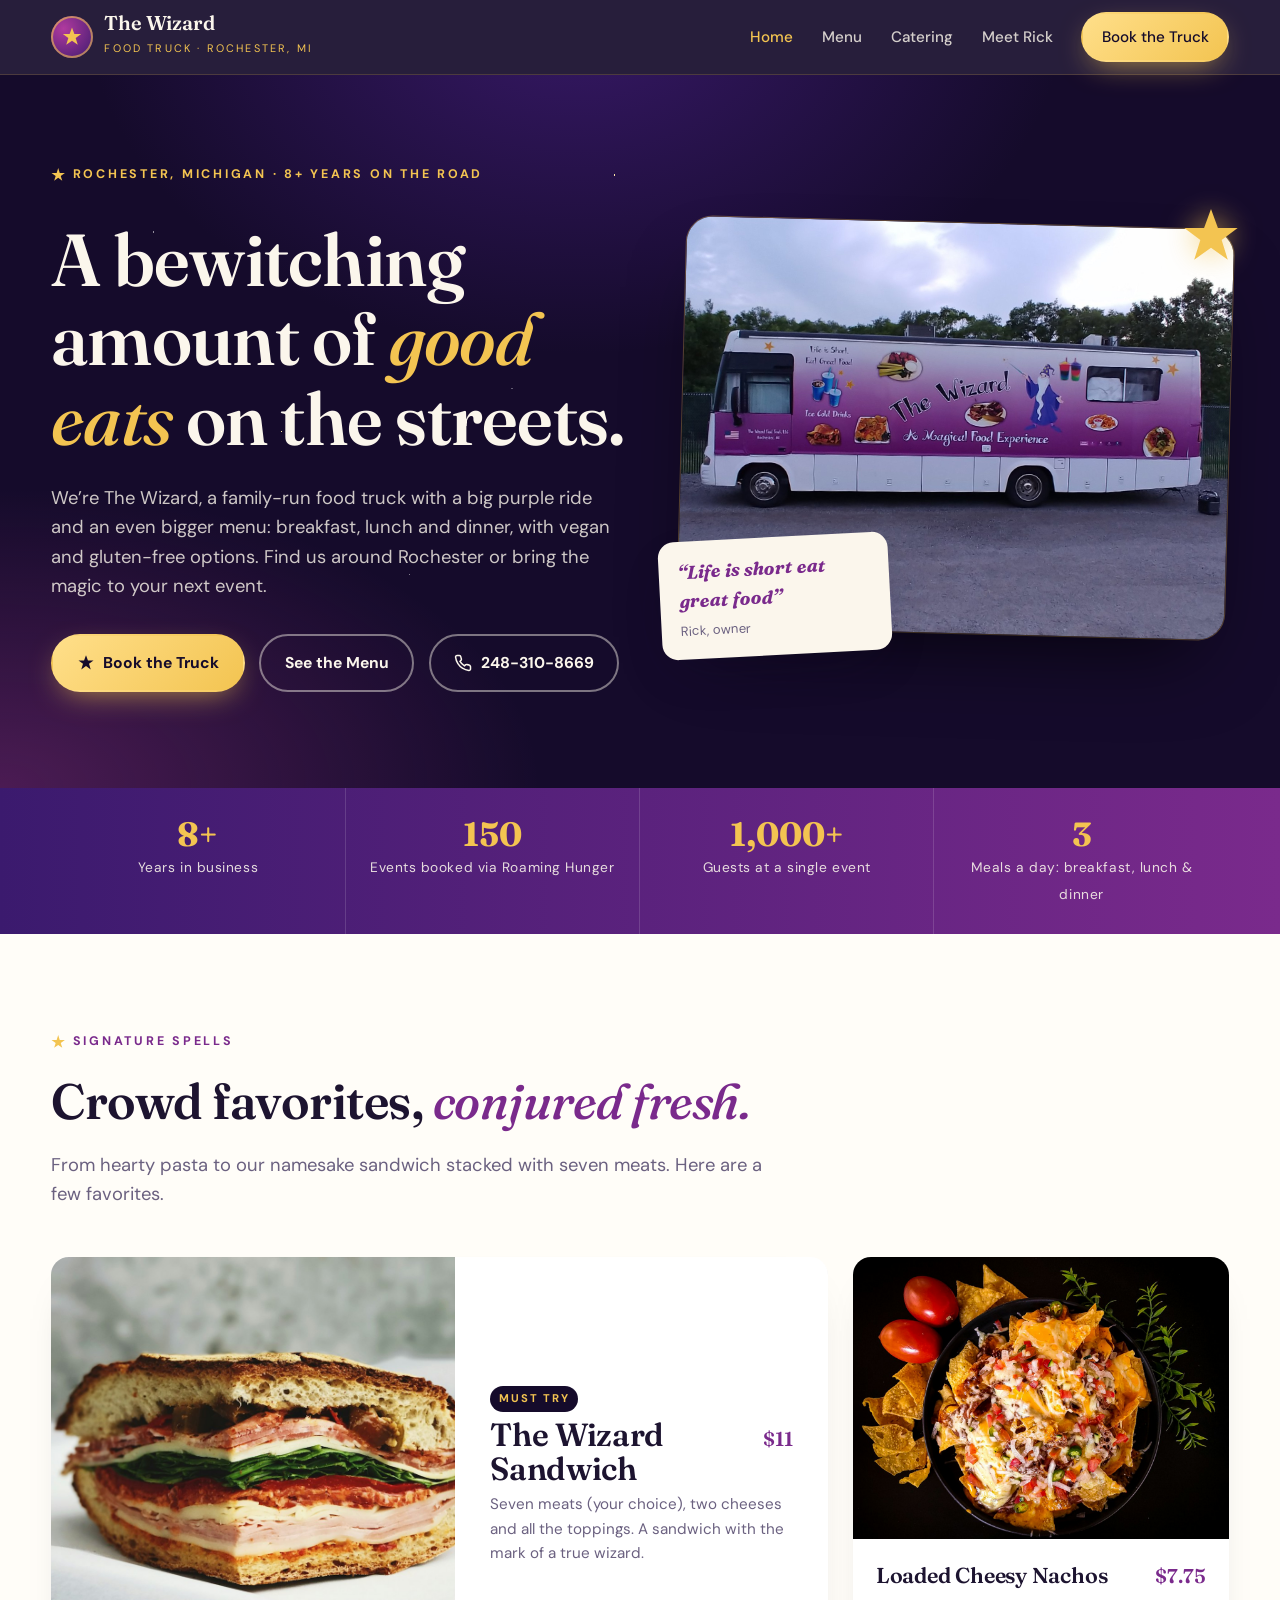
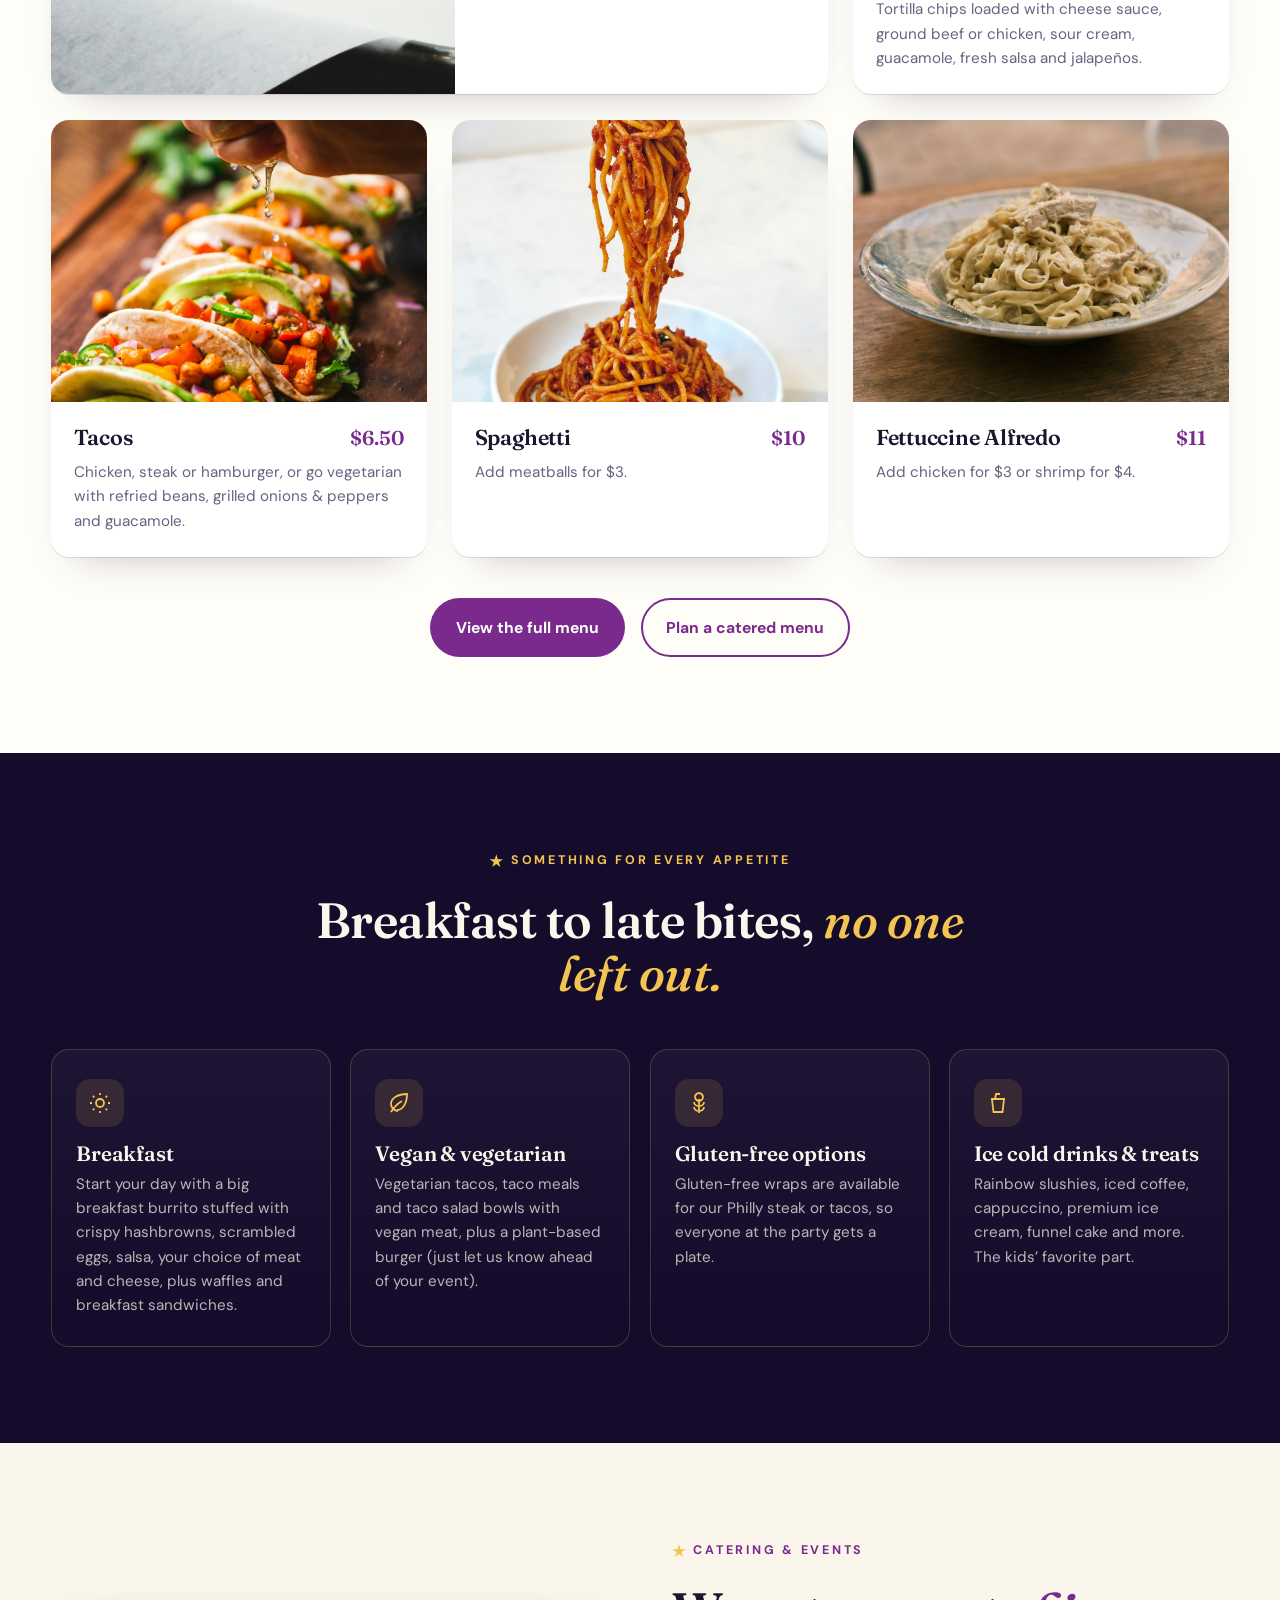
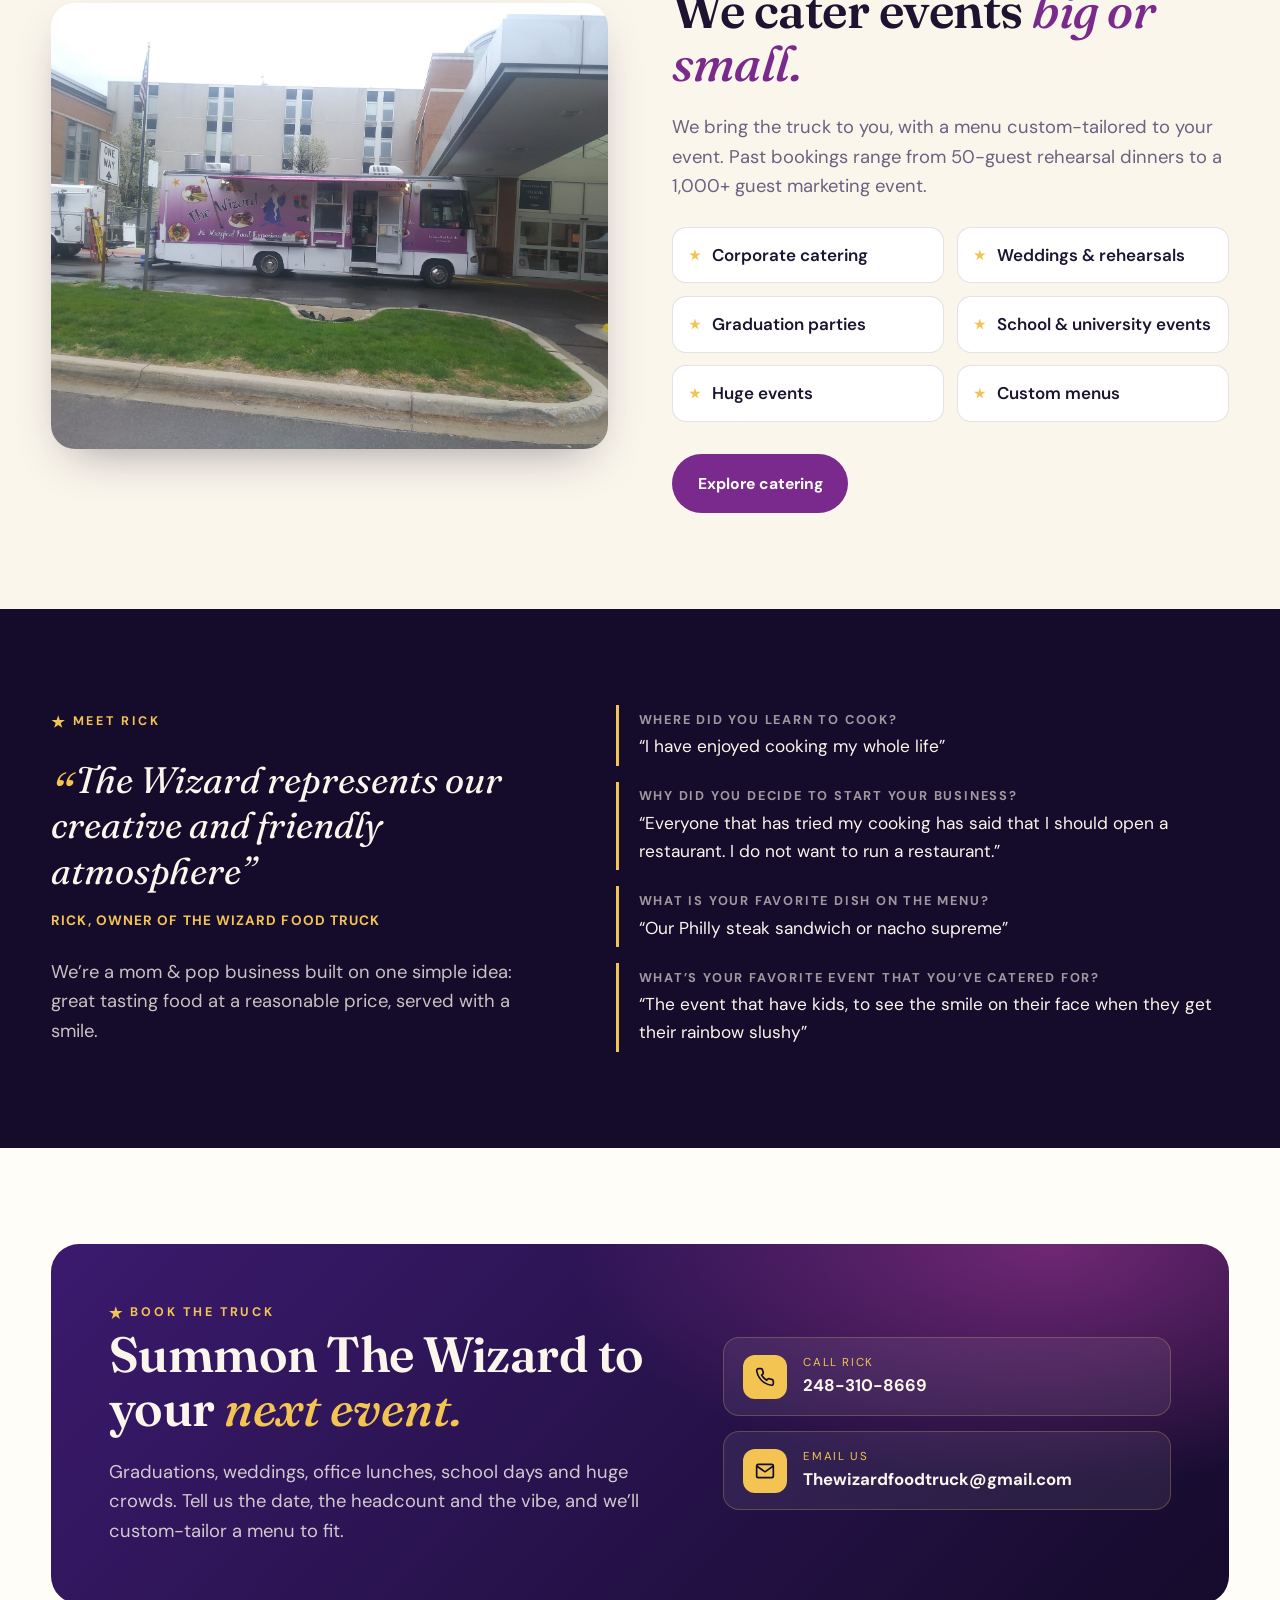
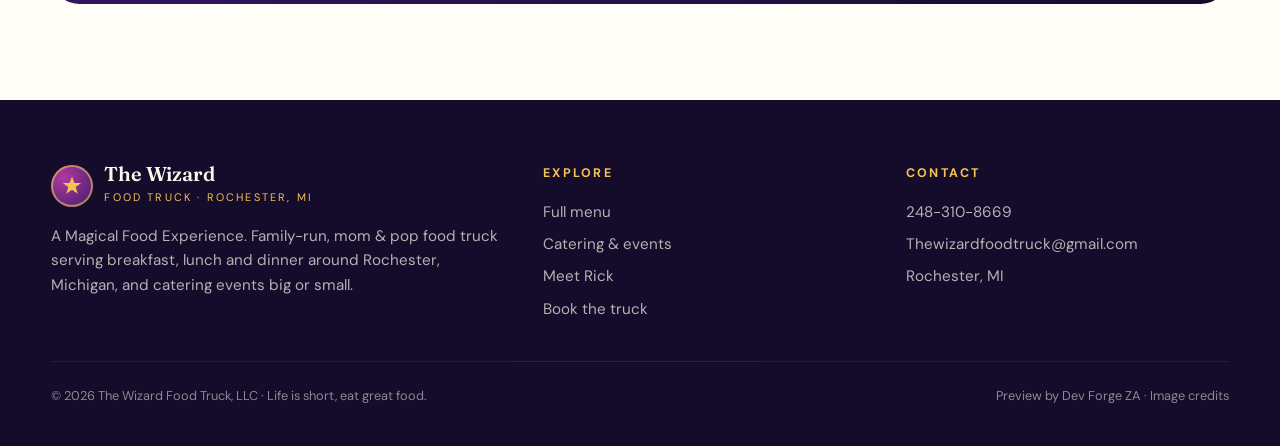
<file: index.html>
<!doctype html>
<html lang="en"><head>
<meta charset="utf-8"><meta name="viewport" content="width=device-width,initial-scale=1">
<title>The Wizard Food Truck | A Magical Food Experience in Rochester, MI</title>
<meta name="description" content="Family-run food truck in Rochester, Michigan. Breakfast, lunch and dinner with vegan and gluten-free options, plus catering for corporate events, weddings and graduations. Call 248-310-8669.">
<meta property="og:title" content="The Wizard Food Truck | A Magical Food Experience in Rochester, MI"><meta property="og:description" content="Family-run food truck in Rochester, Michigan. Breakfast, lunch and dinner with vegan and gluten-free options, plus catering for corporate events, weddings and graduations. Call 248-310-8669.">
<meta property="og:image" content="images/truck-side.jpg"><meta name="theme-color" content="#150b2b">
<link rel="preconnect" href="https://fonts.googleapis.com"><link rel="preconnect" href="https://fonts.gstatic.com" crossorigin>
<link href="https://fonts.googleapis.com/css2?family=DM+Sans:wght@400;500;700;800&family=Fraunces:ital,opsz,wght@0,9..144,500;0,9..144,600;1,9..144,500&display=swap" rel="stylesheet">
<link rel="stylesheet" href="styles.css">
<link rel="icon" href="data:image/svg+xml,%3Csvg xmlns='http://www.w3.org/2000/svg' viewBox='0 0 24 24'%3E%3Cpath fill='%23f3c451' d='M12 1.5l2.6 7.1H22l-6 4.5 2.3 7.4L12 16l-6.3 4.5L8 13.1 2 8.6h7.4z'/%3E%3C/svg%3E">
</head><body>
<header class="nav"><div class="wrap">
  <a class="brand" href="index.html" aria-label="The Wizard Food Truck home"><span class="brand-mark"><svg viewBox="0 0 24 24" aria-hidden="true"><path d="M12 1.5l2.6 7.1H22l-6 4.5 2.3 7.4L12 16l-6.3 4.5L8 13.1 2 8.6h7.4z"/></svg></span><span><b>The Wizard</b><small>Food Truck · Rochester, MI</small></span></a>
  <button class="menu-toggle" aria-label="Open menu" aria-expanded="false" onclick="var u=document.getElementById('nl');u.classList.toggle('open');this.setAttribute('aria-expanded',u.classList.contains('open'))">&#9776;</button>
  <ul id="nl"><li><a href="index.html" aria-current="page">Home</a></li><li><a href="menu.html">Menu</a></li><li><a href="catering.html">Catering</a></li><li><a href="index.html#rick">Meet Rick</a></li><li><a class="btn btn-gold" href="catering.html#book">Book the Truck</a></li></ul>
</div></header>

<main>
<section class="hero" style="padding:0"><div class="wrap">
  <div>
    <span class="eyebrow">Rochester, Michigan &middot; 8+ years on the road</span>
    <h1>A bewitching amount of <em>good eats</em> on the streets.</h1>
    <p class="lead">We&rsquo;re The Wizard, a family-run food truck with a big purple ride and an even bigger menu: breakfast, lunch and dinner, with vegan and gluten-free options. Find us around Rochester or bring the magic to your next event.</p>
    <div class="ctas"><a class="btn btn-gold" href="catering.html#book"><svg fill="currentColor" viewBox="0 0 24 24" aria-hidden="true"><path d="M12 1.5l2.6 7.1H22l-6 4.5 2.3 7.4L12 16l-6.3 4.5L8 13.1 2 8.6h7.4z"/></svg> Book the Truck</a><a class="btn btn-ghost" href="menu.html">See the Menu</a><a class="btn btn-ghost" href="tel:+12483108669"><svg viewBox="0 0 24 24" fill="none" stroke="currentColor" stroke-width="2" aria-hidden="true"><path d="M22 16.9v3a2 2 0 0 1-2.2 2 19.8 19.8 0 0 1-8.6-3.1 19.5 19.5 0 0 1-6-6A19.8 19.8 0 0 1 2.1 4.2 2 2 0 0 1 4.1 2h3a2 2 0 0 1 2 1.7c.1.9.4 1.8.7 2.7a2 2 0 0 1-.5 2.1L8 9.8a16 16 0 0 0 6 6l1.3-1.3a2 2 0 0 1 2.1-.4c.9.3 1.8.6 2.7.7a2 2 0 0 1 1.7 2z"/></svg> 248-310-8669</a></div>
  </div>
  <div class="hero-photo">
    <div class="frame"><img src="images/truck-side.jpg" alt="The Wizard Food Truck: purple wrapped truck reading The Wizard, A Magical Food Experience" width="1500" height="1125"></div>
    <svg class="spark" viewBox="0 0 24 24" aria-hidden="true"><path d="M12 1.5l2.6 7.1H22l-6 4.5 2.3 7.4L12 16l-6.3 4.5L8 13.1 2 8.6h7.4z"/></svg>
    <div class="tag"><b>&ldquo;Life is short eat great food&rdquo;</b><span>Rick, owner</span></div>
  </div>
</div></section>

<div class="stats"><div class="wrap">
  <div class="stat"><b>8+</b><span>Years in business</span></div>
  <div class="stat"><b>150</b><span>Events booked via Roaming Hunger</span></div>
  <div class="stat"><b>1,000+</b><span>Guests at a single event</span></div>
  <div class="stat"><b>3</b><span>Meals a day: breakfast, lunch &amp; dinner</span></div>
</div></div>

<section class="light"><div class="wrap">
  <div class="section-head"><span class="eyebrow">Signature spells</span><h2>Crowd favorites, <em>conjured fresh.</em></h2>
  <p class="lead">From hearty pasta to our namesake sandwich stacked with seven meats. Here are a few favorites.</p></div>
  <div class="dishes">
    <article class="dish feature"><img src="images/wizard-sandwich.jpg" alt="Tall stacked deli sandwich layered with several meats, cheeses and greens" loading="lazy"><div class="body"><span class="badge">Must try</span><div class="row"><h3>The Wizard Sandwich</h3><span class="price">$11</span></div><p>Seven meats (your choice), two cheeses and all the toppings. A sandwich with the mark of a true wizard.</p></div></article>
    <article class="dish "><img src="images/nachos.jpg" alt="Loaded nachos with cheese, meat and toppings" loading="lazy"><div class="body"><div class="row"><h3>Loaded Cheesy Nachos</h3><span class="price">$7.75</span></div><p>Tortilla chips loaded with cheese sauce, ground beef or chicken, sour cream, guacamole, fresh salsa and jalape&ntilde;os.</p></div></article>
    <article class="dish "><img src="images/tacos.jpg" alt="Tacos with fresh toppings and lime" loading="lazy"><div class="body"><div class="row"><h3>Tacos</h3><span class="price">$6.50</span></div><p>Chicken, steak or hamburger, or go vegetarian with refried beans, grilled onions &amp; peppers and guacamole.</p></div></article>
    <article class="dish "><img src="images/spaghetti.jpg" alt="Spaghetti twirled on a fork" loading="lazy"><div class="body"><div class="row"><h3>Spaghetti</h3><span class="price">$10</span></div><p>Add meatballs for $3.</p></div></article>
    <article class="dish "><img src="images/alfredo.jpg" alt="Creamy fettuccine Alfredo in a bowl" loading="lazy"><div class="body"><div class="row"><h3>Fettuccine Alfredo</h3><span class="price">$11</span></div><p>Add chicken for $3 or shrimp for $4.</p></div></article>
  </div>
  <div class="more-link"><a class="btn btn-plum" href="menu.html">View the full menu</a><a class="btn btn-outline" href="catering.html">Plan a catered menu</a></div>
</div></section>

<section class="dark"><div class="wrap">
  <div class="section-head center"><span class="eyebrow">Something for every appetite</span><h2>Breakfast to late bites, <em>no one left out.</em></h2></div>
  <div class="spells">
    <div class="spell"><div class="ico"><svg viewBox="0 0 24 24"><circle cx="12" cy="12" r="4"/><path d="M12 2v2M12 20v2M4.9 4.9l1.4 1.4M17.7 17.7l1.4 1.4M2 12h2M20 12h2M4.9 19.1l1.4-1.4M17.7 6.3l1.4-1.4"/></svg></div><h3>Breakfast</h3><p>Start your day with a big breakfast burrito stuffed with crispy hashbrowns, scrambled eggs, salsa, your choice of meat and cheese, plus waffles and breakfast sandwiches.</p></div>
    <div class="spell"><div class="ico"><svg viewBox="0 0 24 24"><path d="M11 20A7 7 0 0 1 4 13c0-6 7-10 16-10 0 9-4 16-10 16"/><path d="M4 21c3-5 6-8 11-11"/></svg></div><h3>Vegan &amp; vegetarian</h3><p>Vegetarian tacos, taco meals and taco salad bowls with vegan meat, plus a plant-based burger (just let us know ahead of your event).</p></div>
    <div class="spell"><div class="ico"><svg viewBox="0 0 24 24"><path d="M12 22V8M8 6c0 2 2 4 4 4s4-2 4-4-2-4-4-4-4 2-4 4zM7 11c0 2 2 4 5 4M17 11c0 2-2 4-5 4M7 16c0 2 2 4 5 4M17 16c0 2-2 4-5 4"/></svg></div><h3>Gluten-free options</h3><p>Gluten-free wraps are available for our Philly steak or tacos, so everyone at the party gets a plate.</p></div>
    <div class="spell"><div class="ico"><svg viewBox="0 0 24 24"><path d="M6 8h12l-1.5 13h-9zM5 8h14M9 8l1-5h4"/></svg></div><h3>Ice cold drinks &amp; treats</h3><p>Rainbow slushies, iced coffee, cappuccino, premium ice cream, funnel cake and more. The kids&rsquo; favorite part.</p></div>
  </div>
</div></section>

<section class="cream"><div class="wrap split">
  <div class="photo"><img src="images/truck-event.jpg" alt="The Wizard Food Truck parked and serving at a building entrance" loading="lazy"></div>
  <div><span class="eyebrow">Catering &amp; events</span><h2 style="color:var(--ink)">We cater events <em style="color:var(--plum)">big or small.</em></h2>
    <p class="lead">We bring the truck to you, with a menu custom-tailored to your event. Past bookings range from 50-guest rehearsal dinners to a 1,000+ guest marketing event.</p>
    <ul class="occasions"><li>Corporate catering</li><li>Weddings &amp; rehearsals</li><li>Graduation parties</li><li>School &amp; university events</li><li>Huge events</li><li>Custom menus</li></ul>
    <a class="btn btn-plum" href="catering.html">Explore catering</a>
  </div>
</div></section>

<section class="dark" id="rick"><div class="wrap rick">
  <div><span class="eyebrow">Meet Rick</span>
    <p class="quote" style="margin-top:1.2rem">The Wizard represents our creative and friendly atmosphere&rdquo;</p>
    <p class="quote-by">Rick, owner of The Wizard Food Truck</p>
    <p class="lead" style="margin-top:1.6rem">We&rsquo;re a mom &amp; pop business built on one simple idea: great tasting food at a reasonable price, served with a smile.</p></div>
  <dl class="qa">
    <div><dt>Where did you learn to cook?</dt><dd>&ldquo;I have enjoyed cooking my whole life&rdquo;</dd></div>
    <div><dt>Why did you decide to start your business?</dt><dd>&ldquo;Everyone that has tried my cooking has said that I should open a restaurant. I do not want to run a restaurant.&rdquo;</dd></div>
    <div><dt>What is your favorite dish on the menu?</dt><dd>&ldquo;Our Philly steak sandwich or nacho supreme&rdquo;</dd></div>
    <div><dt>What&rsquo;s your favorite event that you&rsquo;ve catered for?</dt><dd>&ldquo;The event that have kids, to see the smile on their face when they get their rainbow slushy&rdquo;</dd></div>
  </dl>
</div></section>

<section><div class="wrap"><div class="cta-band">
  <div><span class="eyebrow">Book the truck</span><h2>Summon The Wizard to your <em>next event.</em></h2>
  <p class="lead">Graduations, weddings, office lunches, school days and huge crowds. Tell us the date, the headcount and the vibe, and we&rsquo;ll custom-tailor a menu to fit.</p></div>
  <div class="contact-cards">
    <a class="cc" href="tel:+12483108669"><span class="ico"><svg viewBox="0 0 24 24" fill="none" stroke="currentColor" stroke-width="2" aria-hidden="true"><path d="M22 16.9v3a2 2 0 0 1-2.2 2 19.8 19.8 0 0 1-8.6-3.1 19.5 19.5 0 0 1-6-6A19.8 19.8 0 0 1 2.1 4.2 2 2 0 0 1 4.1 2h3a2 2 0 0 1 2 1.7c.1.9.4 1.8.7 2.7a2 2 0 0 1-.5 2.1L8 9.8a16 16 0 0 0 6 6l1.3-1.3a2 2 0 0 1 2.1-.4c.9.3 1.8.6 2.7.7a2 2 0 0 1 1.7 2z"/></svg></span><span><small>Call Rick</small><b>248-310-8669</b></span></a>
    <a class="cc" href="mailto:Thewizardfoodtruck@gmail.com?subject=Booking%20The%20Wizard%20Food%20Truck"><span class="ico"><svg viewBox="0 0 24 24" fill="none" stroke="currentColor" stroke-width="2" aria-hidden="true"><rect x="2" y="4" width="20" height="16" rx="2"/><path d="m22 6-10 7L2 6"/></svg></span><span><small>Email us</small><b>Thewizardfoodtruck@gmail.com</b></span></a>
  </div>
</div></div></section>

</main>
<footer><div class="wrap">
  <div class="grid">
    <div><a class="brand" href="index.html"><span class="brand-mark"><svg viewBox="0 0 24 24" aria-hidden="true"><path d="M12 1.5l2.6 7.1H22l-6 4.5 2.3 7.4L12 16l-6.3 4.5L8 13.1 2 8.6h7.4z"/></svg></span><span><b>The Wizard</b><small>Food Truck · Rochester, MI</small></span></a>
      <p>A Magical Food Experience. Family-run, mom &amp; pop food truck serving breakfast, lunch and dinner around Rochester, Michigan, and catering events big or small.</p></div>
    <div><h4>Explore</h4><ul><li><a href="menu.html">Full menu</a></li><li><a href="catering.html">Catering &amp; events</a></li><li><a href="index.html#rick">Meet Rick</a></li><li><a href="catering.html#book">Book the truck</a></li></ul></div>
    <div><h4>Contact</h4><ul><li><a href="tel:+12483108669">248-310-8669</a></li><li><a href="mailto:Thewizardfoodtruck@gmail.com">Thewizardfoodtruck@gmail.com</a></li><li>Rochester, MI</li></ul></div>
  </div>
  <div class="legal"><span>&copy; 2026 The Wizard Food Truck, LLC &middot; Life is short, eat great food.</span><span>Preview by Dev Forge ZA &middot; <a href="SOURCES.txt">Image credits</a></span></div>
</div></footer>
<nav class="callbar" aria-label="Quick contact"><a href="tel:+12483108669"><svg viewBox="0 0 24 24" fill="none" stroke="currentColor" stroke-width="2" aria-hidden="true"><path d="M22 16.9v3a2 2 0 0 1-2.2 2 19.8 19.8 0 0 1-8.6-3.1 19.5 19.5 0 0 1-6-6A19.8 19.8 0 0 1 2.1 4.2 2 2 0 0 1 4.1 2h3a2 2 0 0 1 2 1.7c.1.9.4 1.8.7 2.7a2 2 0 0 1-.5 2.1L8 9.8a16 16 0 0 0 6 6l1.3-1.3a2 2 0 0 1 2.1-.4c.9.3 1.8.6 2.7.7a2 2 0 0 1 1.7 2z"/></svg> Call Rick</a><a href="catering.html#book"><svg fill="currentColor" viewBox="0 0 24 24" aria-hidden="true"><path d="M12 1.5l2.6 7.1H22l-6 4.5 2.3 7.4L12 16l-6.3 4.5L8 13.1 2 8.6h7.4z"/></svg> Book the Truck</a></nav>
</body></html>
</file>
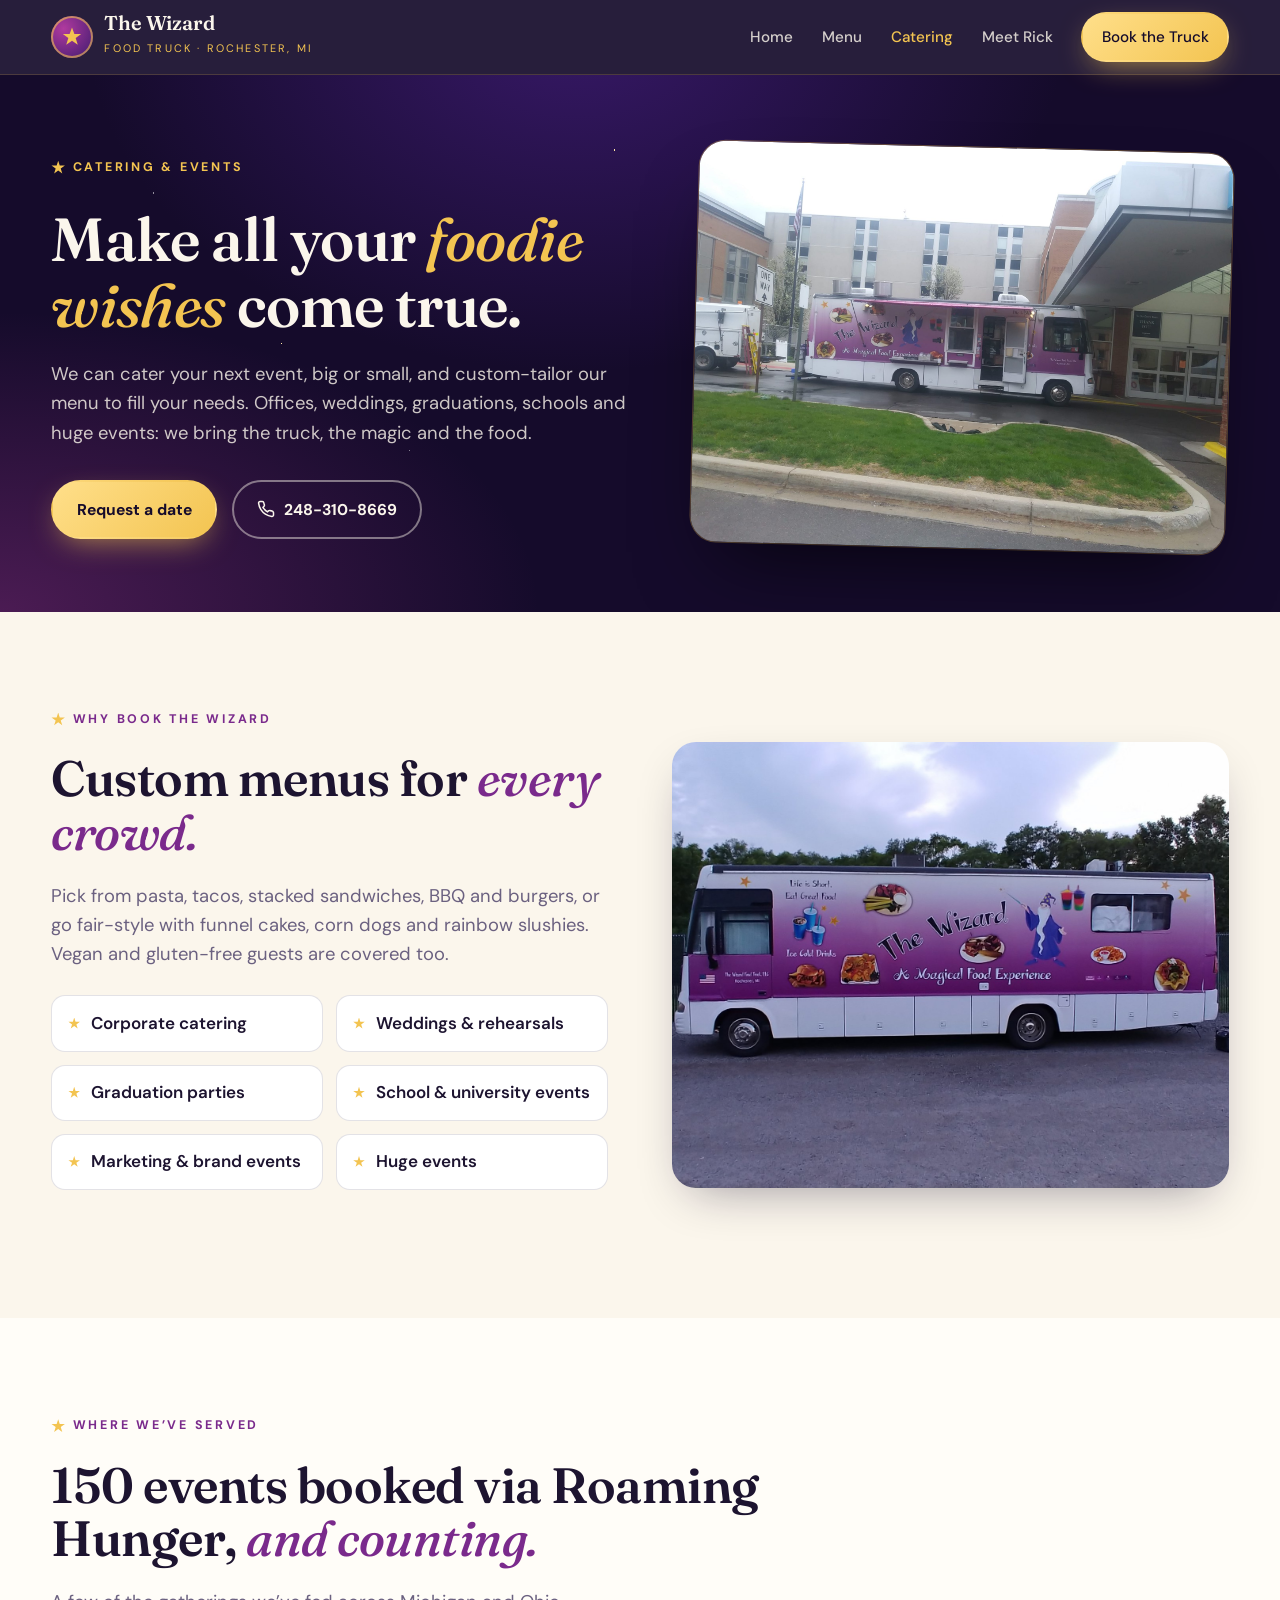
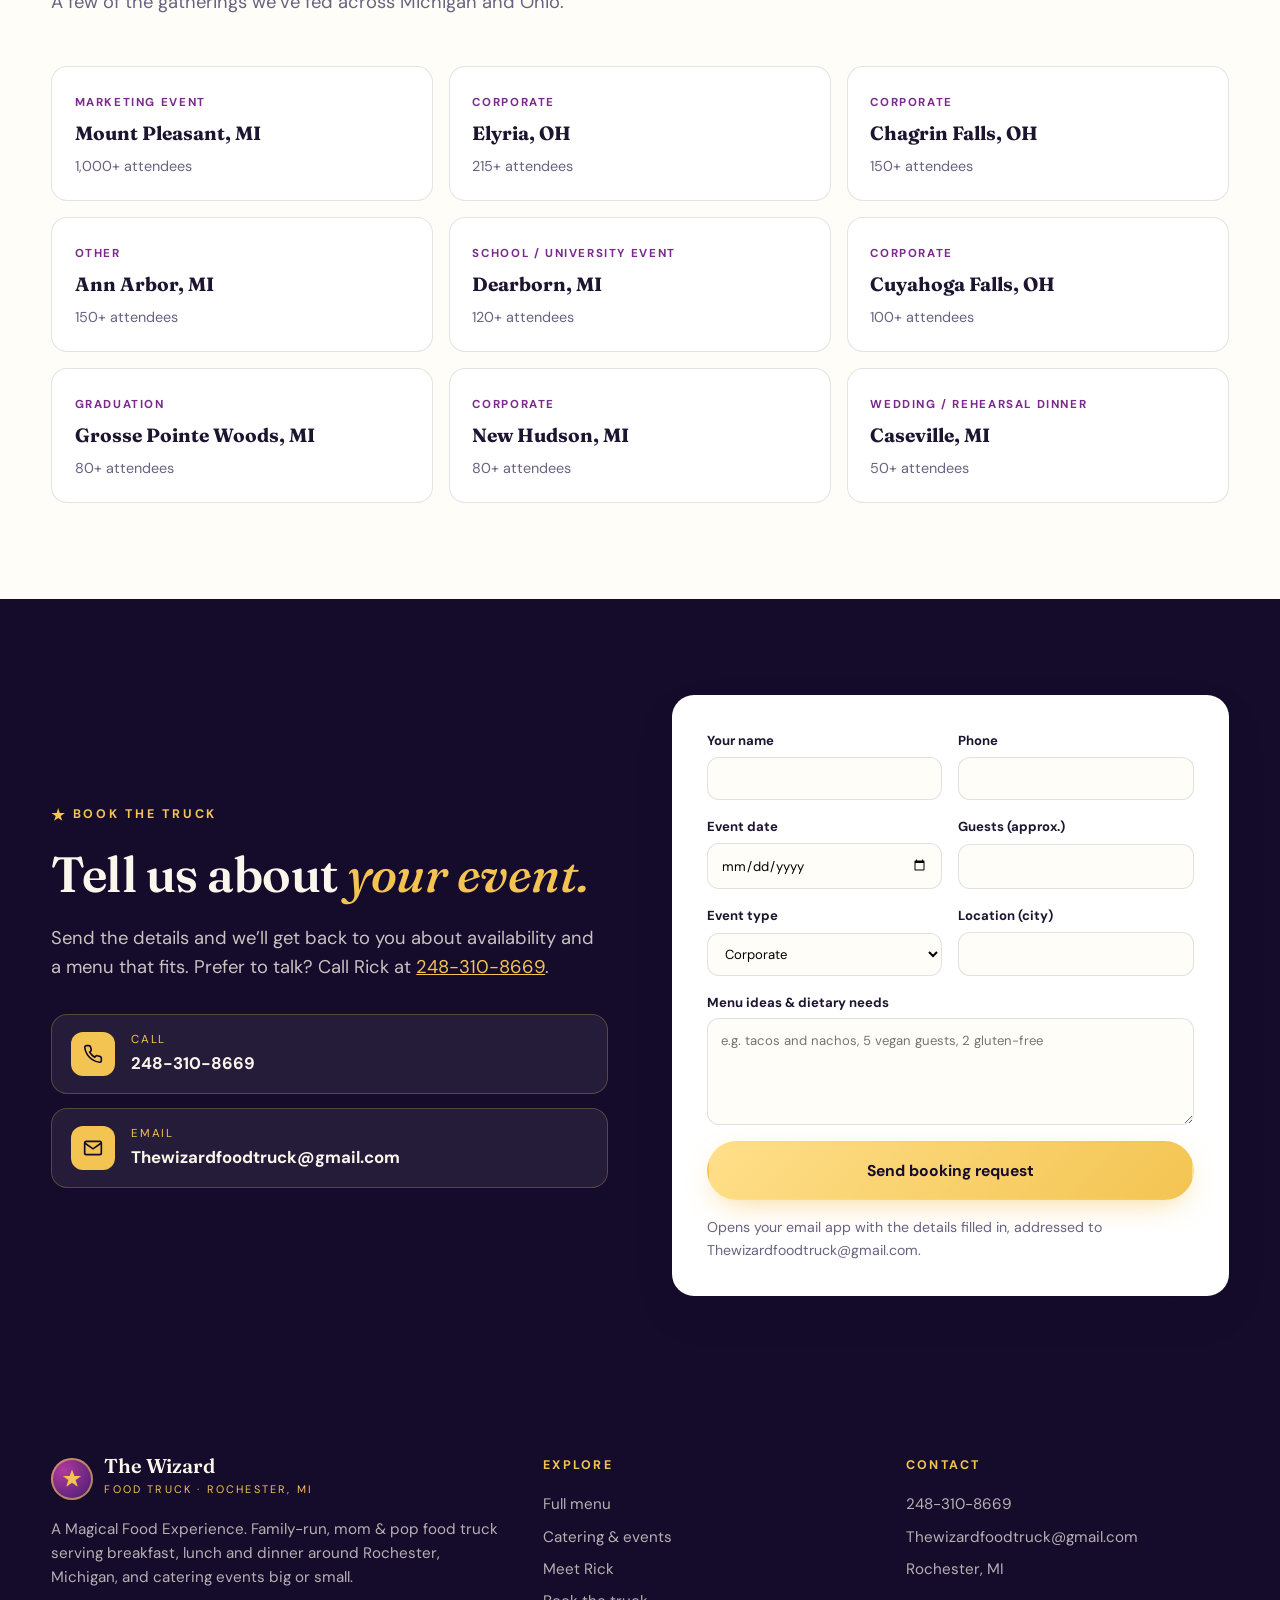
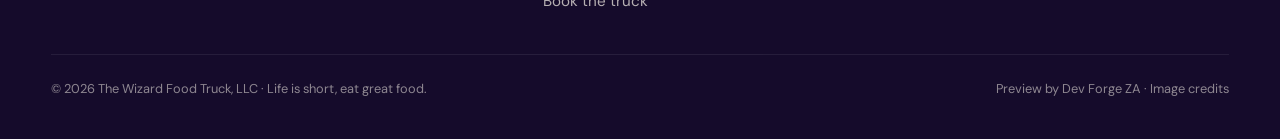
<file: catering.html>
<!doctype html>
<html lang="en"><head>
<meta charset="utf-8"><meta name="viewport" content="width=device-width,initial-scale=1">
<title>Catering & Events | Book The Wizard Food Truck</title>
<meta name="description" content="Book The Wizard Food Truck for corporate events, weddings, graduations, school events and huge crowds across Michigan. Custom menus. Call 248-310-8669.">
<meta property="og:title" content="Catering & Events | Book The Wizard Food Truck"><meta property="og:description" content="Book The Wizard Food Truck for corporate events, weddings, graduations, school events and huge crowds across Michigan. Custom menus. Call 248-310-8669.">
<meta property="og:image" content="images/truck-side.jpg"><meta name="theme-color" content="#150b2b">
<link rel="preconnect" href="https://fonts.googleapis.com"><link rel="preconnect" href="https://fonts.gstatic.com" crossorigin>
<link href="https://fonts.googleapis.com/css2?family=DM+Sans:wght@400;500;700;800&family=Fraunces:ital,opsz,wght@0,9..144,500;0,9..144,600;1,9..144,500&display=swap" rel="stylesheet">
<link rel="stylesheet" href="styles.css">
<link rel="icon" href="data:image/svg+xml,%3Csvg xmlns='http://www.w3.org/2000/svg' viewBox='0 0 24 24'%3E%3Cpath fill='%23f3c451' d='M12 1.5l2.6 7.1H22l-6 4.5 2.3 7.4L12 16l-6.3 4.5L8 13.1 2 8.6h7.4z'/%3E%3C/svg%3E">
</head><body>
<header class="nav"><div class="wrap">
  <a class="brand" href="index.html" aria-label="The Wizard Food Truck home"><span class="brand-mark"><svg viewBox="0 0 24 24" aria-hidden="true"><path d="M12 1.5l2.6 7.1H22l-6 4.5 2.3 7.4L12 16l-6.3 4.5L8 13.1 2 8.6h7.4z"/></svg></span><span><b>The Wizard</b><small>Food Truck · Rochester, MI</small></span></a>
  <button class="menu-toggle" aria-label="Open menu" aria-expanded="false" onclick="var u=document.getElementById('nl');u.classList.toggle('open');this.setAttribute('aria-expanded',u.classList.contains('open'))">&#9776;</button>
  <ul id="nl"><li><a href="index.html">Home</a></li><li><a href="menu.html">Menu</a></li><li><a href="catering.html" aria-current="page">Catering</a></li><li><a href="index.html#rick">Meet Rick</a></li><li><a class="btn btn-gold" href="catering.html#book">Book the Truck</a></li></ul>
</div></header>

<main>
<section class="hero page-hero" style="padding:0"><div class="wrap">
  <div><span class="eyebrow">Catering &amp; events</span><h1>Make all your <em>foodie wishes</em> come true.</h1>
  <p class="lead">We can cater your next event, big or small, and custom-tailor our menu to fill your needs. Offices, weddings, graduations, schools and huge events: we bring the truck, the magic and the food.</p>
  <div class="ctas" style="display:flex;gap:.9rem;flex-wrap:wrap;margin-top:1.6rem"><a class="btn btn-gold" href="#book">Request a date</a><a class="btn btn-ghost" href="tel:+12483108669"><svg viewBox="0 0 24 24" fill="none" stroke="currentColor" stroke-width="2" aria-hidden="true"><path d="M22 16.9v3a2 2 0 0 1-2.2 2 19.8 19.8 0 0 1-8.6-3.1 19.5 19.5 0 0 1-6-6A19.8 19.8 0 0 1 2.1 4.2 2 2 0 0 1 4.1 2h3a2 2 0 0 1 2 1.7c.1.9.4 1.8.7 2.7a2 2 0 0 1-.5 2.1L8 9.8a16 16 0 0 0 6 6l1.3-1.3a2 2 0 0 1 2.1-.4c.9.3 1.8.6 2.7.7a2 2 0 0 1 1.7 2z"/></svg> 248-310-8669</a></div></div>
  <div class="hero-photo"><div class="frame"><img src="images/truck-event.jpg" alt="The Wizard Food Truck serving on-site at an event" width="1800" height="1350"></div></div>
</div></section>

<section class="cream"><div class="wrap split">
  <div><span class="eyebrow">Why book The Wizard</span><h2 style="color:var(--ink)">Custom menus for <em style="color:var(--plum)">every crowd.</em></h2>
  <p class="lead">Pick from pasta, tacos, stacked sandwiches, BBQ and burgers, or go fair-style with funnel cakes, corn dogs and rainbow slushies. Vegan and gluten-free guests are covered too.</p>
  <ul class="occasions"><li>Corporate catering</li><li>Weddings &amp; rehearsals</li><li>Graduation parties</li><li>School &amp; university events</li><li>Marketing &amp; brand events</li><li>Huge events</li></ul></div>
  <div class="photo"><img src="images/truck-side.jpg" alt="The Wizard Food Truck purple wrap: A Magical Food Experience, Ice Cold Drinks" loading="lazy"></div>
</div></section>

<section><div class="wrap">
  <div class="section-head"><span class="eyebrow">Where we&rsquo;ve served</span><h2>150 events booked via Roaming Hunger, <em style="color:var(--plum)">and counting.</em></h2>
  <p class="lead">A few of the gatherings we&rsquo;ve fed across Michigan and Ohio.</p></div>
  <div class="ledger"><div class="ev"><small>Marketing Event</small><b>Mount Pleasant, MI</b><span>1,000+ attendees</span></div><div class="ev"><small>Corporate</small><b>Elyria, OH</b><span>215+ attendees</span></div><div class="ev"><small>Corporate</small><b>Chagrin Falls, OH</b><span>150+ attendees</span></div><div class="ev"><small>Other</small><b>Ann Arbor, MI</b><span>150+ attendees</span></div><div class="ev"><small>School / University Event</small><b>Dearborn, MI</b><span>120+ attendees</span></div><div class="ev"><small>Corporate</small><b>Cuyahoga Falls, OH</b><span>100+ attendees</span></div><div class="ev"><small>Graduation</small><b>Grosse Pointe Woods, MI</b><span>80+ attendees</span></div><div class="ev"><small>Corporate</small><b>New Hudson, MI</b><span>80+ attendees</span></div><div class="ev"><small>Wedding / Rehearsal Dinner</small><b>Caseville, MI</b><span>50+ attendees</span></div></div>
</div></section>

<section class="dark" id="book"><div class="wrap split">
  <div><span class="eyebrow">Book the truck</span><h2>Tell us about <em>your event.</em></h2>
  <p class="lead">Send the details and we&rsquo;ll get back to you about availability and a menu that fits. Prefer to talk? Call Rick at <a href="tel:+12483108669" style="color:var(--gold)">248-310-8669</a>.</p>
  <div class="contact-cards" style="margin-top:2rem">
    <a class="cc" href="tel:+12483108669"><span class="ico"><svg viewBox="0 0 24 24" fill="none" stroke="currentColor" stroke-width="2" aria-hidden="true"><path d="M22 16.9v3a2 2 0 0 1-2.2 2 19.8 19.8 0 0 1-8.6-3.1 19.5 19.5 0 0 1-6-6A19.8 19.8 0 0 1 2.1 4.2 2 2 0 0 1 4.1 2h3a2 2 0 0 1 2 1.7c.1.9.4 1.8.7 2.7a2 2 0 0 1-.5 2.1L8 9.8a16 16 0 0 0 6 6l1.3-1.3a2 2 0 0 1 2.1-.4c.9.3 1.8.6 2.7.7a2 2 0 0 1 1.7 2z"/></svg></span><span><small>Call</small><b>248-310-8669</b></span></a>
    <a class="cc" href="mailto:Thewizardfoodtruck@gmail.com?subject=Booking%20The%20Wizard%20Food%20Truck"><span class="ico"><svg viewBox="0 0 24 24" fill="none" stroke="currentColor" stroke-width="2" aria-hidden="true"><rect x="2" y="4" width="20" height="16" rx="2"/><path d="m22 6-10 7L2 6"/></svg></span><span><small>Email</small><b>Thewizardfoodtruck@gmail.com</b></span></a>
  </div></div>
  <form class="form" id="bookform">
    <div class="two"><label>Your name<input name="name" required autocomplete="name"></label><label>Phone<input name="phone" type="tel" autocomplete="tel"></label></div>
    <div class="two"><label>Event date<input name="date" type="date"></label><label>Guests (approx.)<input name="guests" type="number" min="1"></label></div>
    <div class="two"><label>Event type<select name="type"><option>Corporate</option><option>Wedding / rehearsal</option><option>Graduation</option><option>School / university</option><option>Private party</option><option>Other</option></select></label><label>Location (city)<input name="city"></label></div>
    <label>Menu ideas &amp; dietary needs<textarea name="notes" rows="4" placeholder="e.g. tacos and nachos, 5 vegan guests, 2 gluten-free"></textarea></label>
    <button class="btn btn-gold" type="submit" style="justify-content:center">Send booking request</button>
    <small>Opens your email app with the details filled in, addressed to Thewizardfoodtruck@gmail.com.</small>
  </form>
</div></section>
</main>
<script>
document.getElementById('bookform').addEventListener('submit',function(e){e.preventDefault();var f=new FormData(this),b='';
[['name','Name'],['phone','Phone'],['date','Event date'],['guests','Guests'],['type','Event type'],['city','Location'],['notes','Menu ideas / dietary needs']].forEach(function(k){b+=k[1]+': '+(f.get(k[0])||'')+'\n'});
location.href='mailto:Thewizardfoodtruck@gmail.com?subject='+encodeURIComponent('Booking request: The Wizard Food Truck')+'&body='+encodeURIComponent(b);});
</script>
<footer><div class="wrap">
  <div class="grid">
    <div><a class="brand" href="index.html"><span class="brand-mark"><svg viewBox="0 0 24 24" aria-hidden="true"><path d="M12 1.5l2.6 7.1H22l-6 4.5 2.3 7.4L12 16l-6.3 4.5L8 13.1 2 8.6h7.4z"/></svg></span><span><b>The Wizard</b><small>Food Truck · Rochester, MI</small></span></a>
      <p>A Magical Food Experience. Family-run, mom &amp; pop food truck serving breakfast, lunch and dinner around Rochester, Michigan, and catering events big or small.</p></div>
    <div><h4>Explore</h4><ul><li><a href="menu.html">Full menu</a></li><li><a href="catering.html">Catering &amp; events</a></li><li><a href="index.html#rick">Meet Rick</a></li><li><a href="catering.html#book">Book the truck</a></li></ul></div>
    <div><h4>Contact</h4><ul><li><a href="tel:+12483108669">248-310-8669</a></li><li><a href="mailto:Thewizardfoodtruck@gmail.com">Thewizardfoodtruck@gmail.com</a></li><li>Rochester, MI</li></ul></div>
  </div>
  <div class="legal"><span>&copy; 2026 The Wizard Food Truck, LLC &middot; Life is short, eat great food.</span><span>Preview by Dev Forge ZA &middot; <a href="SOURCES.txt">Image credits</a></span></div>
</div></footer>
<nav class="callbar" aria-label="Quick contact"><a href="tel:+12483108669"><svg viewBox="0 0 24 24" fill="none" stroke="currentColor" stroke-width="2" aria-hidden="true"><path d="M22 16.9v3a2 2 0 0 1-2.2 2 19.8 19.8 0 0 1-8.6-3.1 19.5 19.5 0 0 1-6-6A19.8 19.8 0 0 1 2.1 4.2 2 2 0 0 1 4.1 2h3a2 2 0 0 1 2 1.7c.1.9.4 1.8.7 2.7a2 2 0 0 1-.5 2.1L8 9.8a16 16 0 0 0 6 6l1.3-1.3a2 2 0 0 1 2.1-.4c.9.3 1.8.6 2.7.7a2 2 0 0 1 1.7 2z"/></svg> Call Rick</a><a href="catering.html#book"><svg fill="currentColor" viewBox="0 0 24 24" aria-hidden="true"><path d="M12 1.5l2.6 7.1H22l-6 4.5 2.3 7.4L12 16l-6.3 4.5L8 13.1 2 8.6h7.4z"/></svg> Book the Truck</a></nav>
</body></html>
</file>
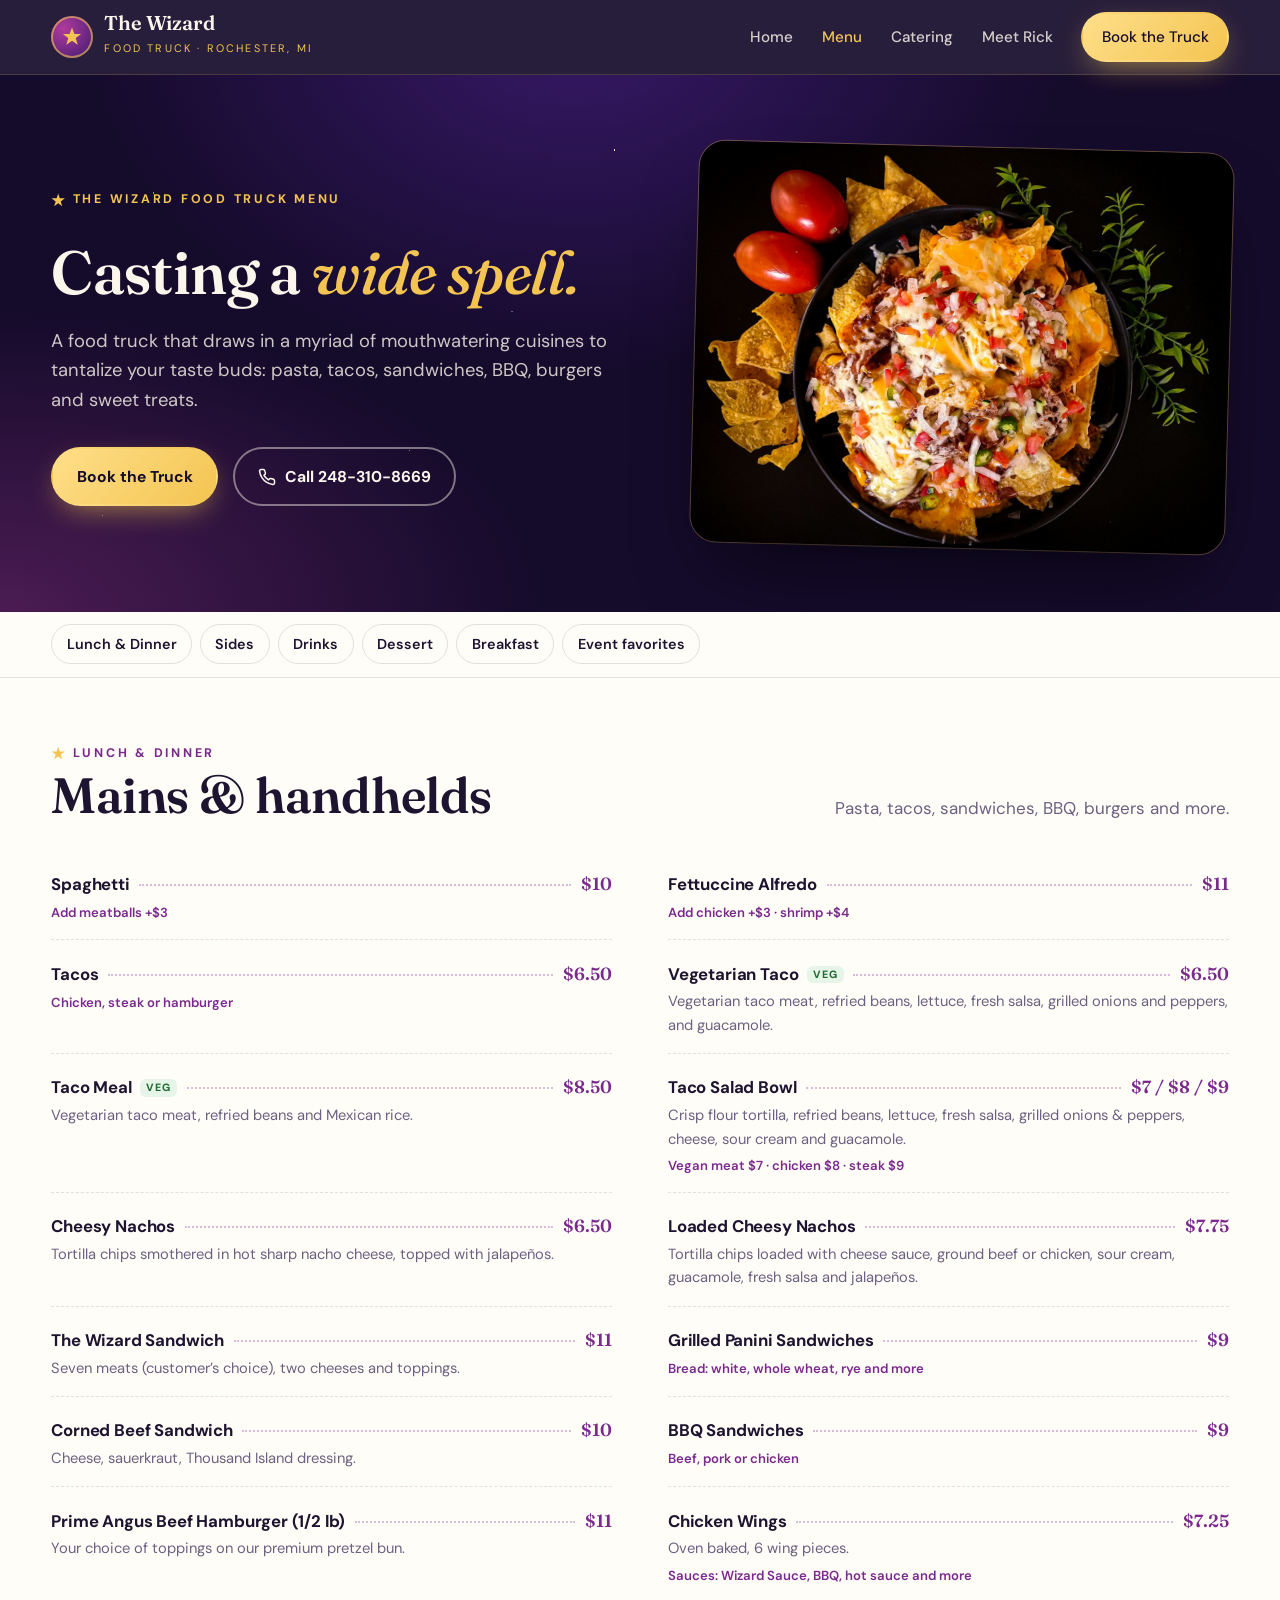
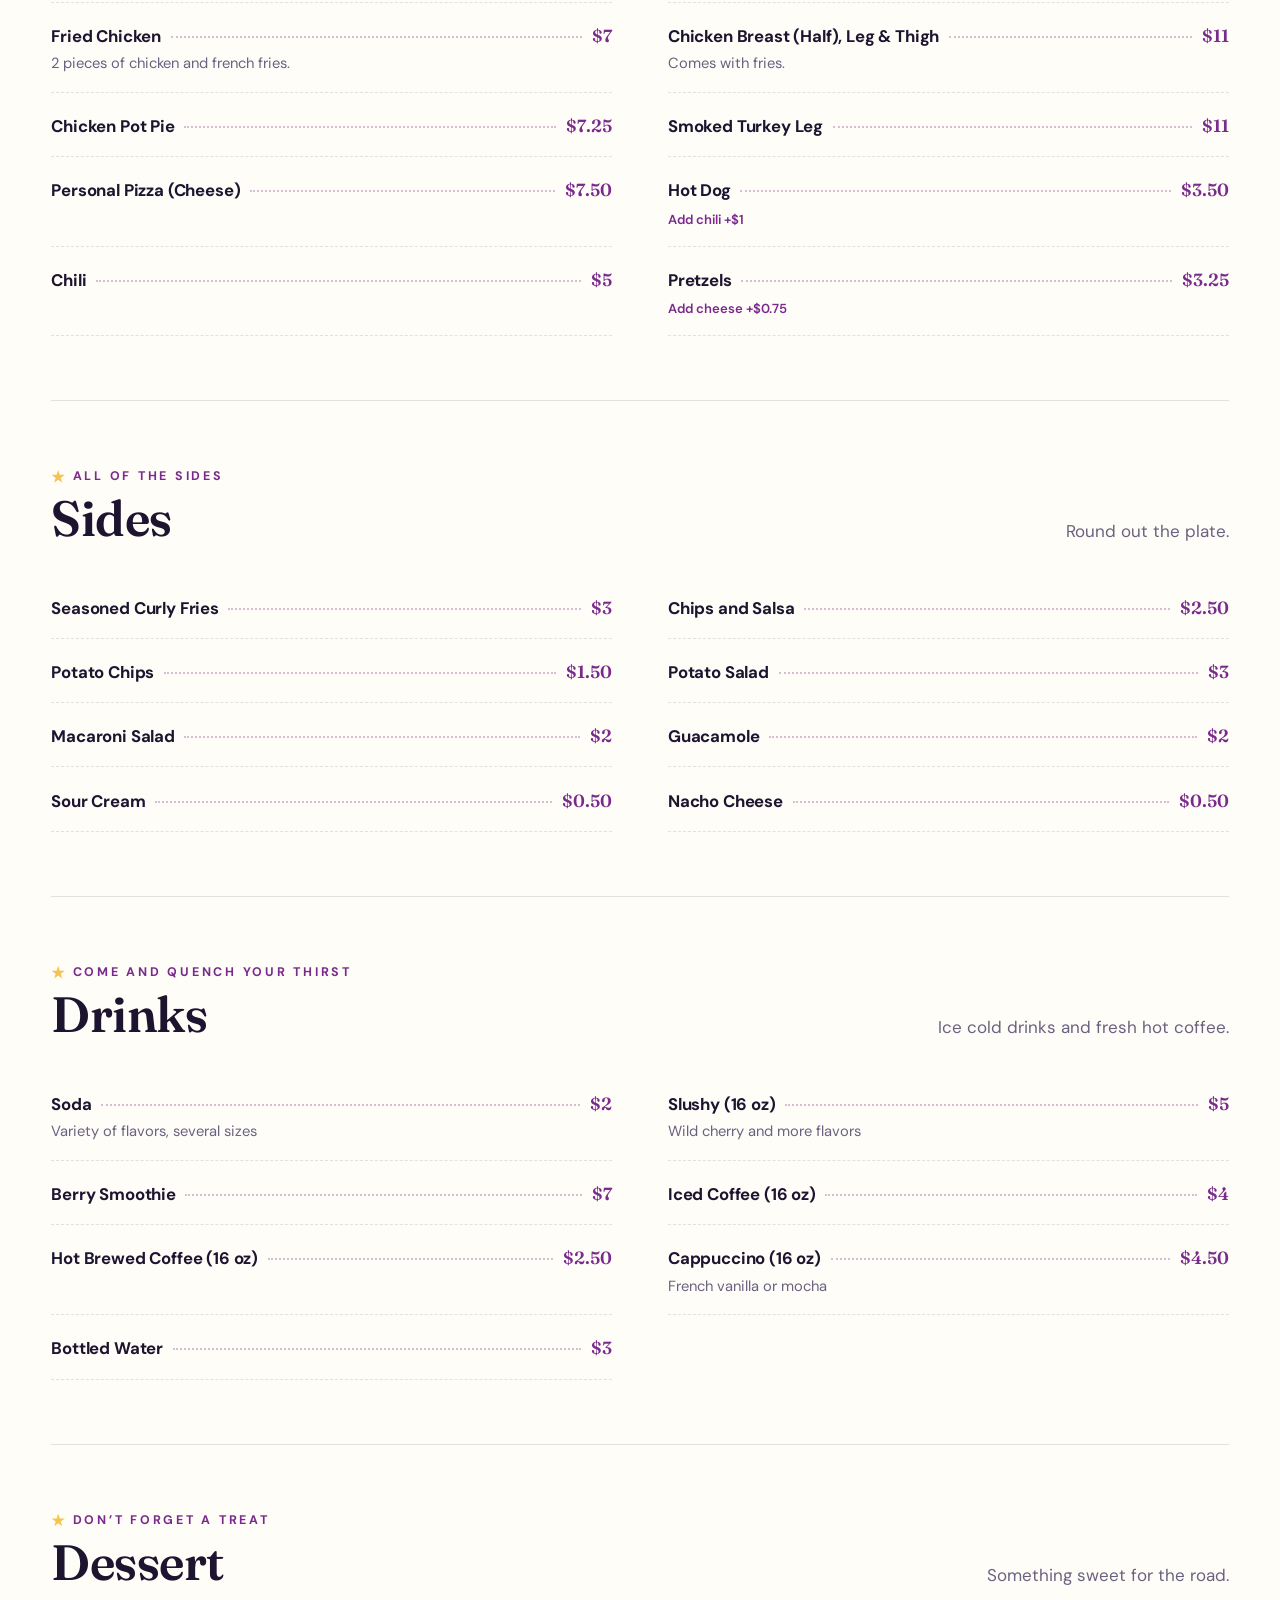
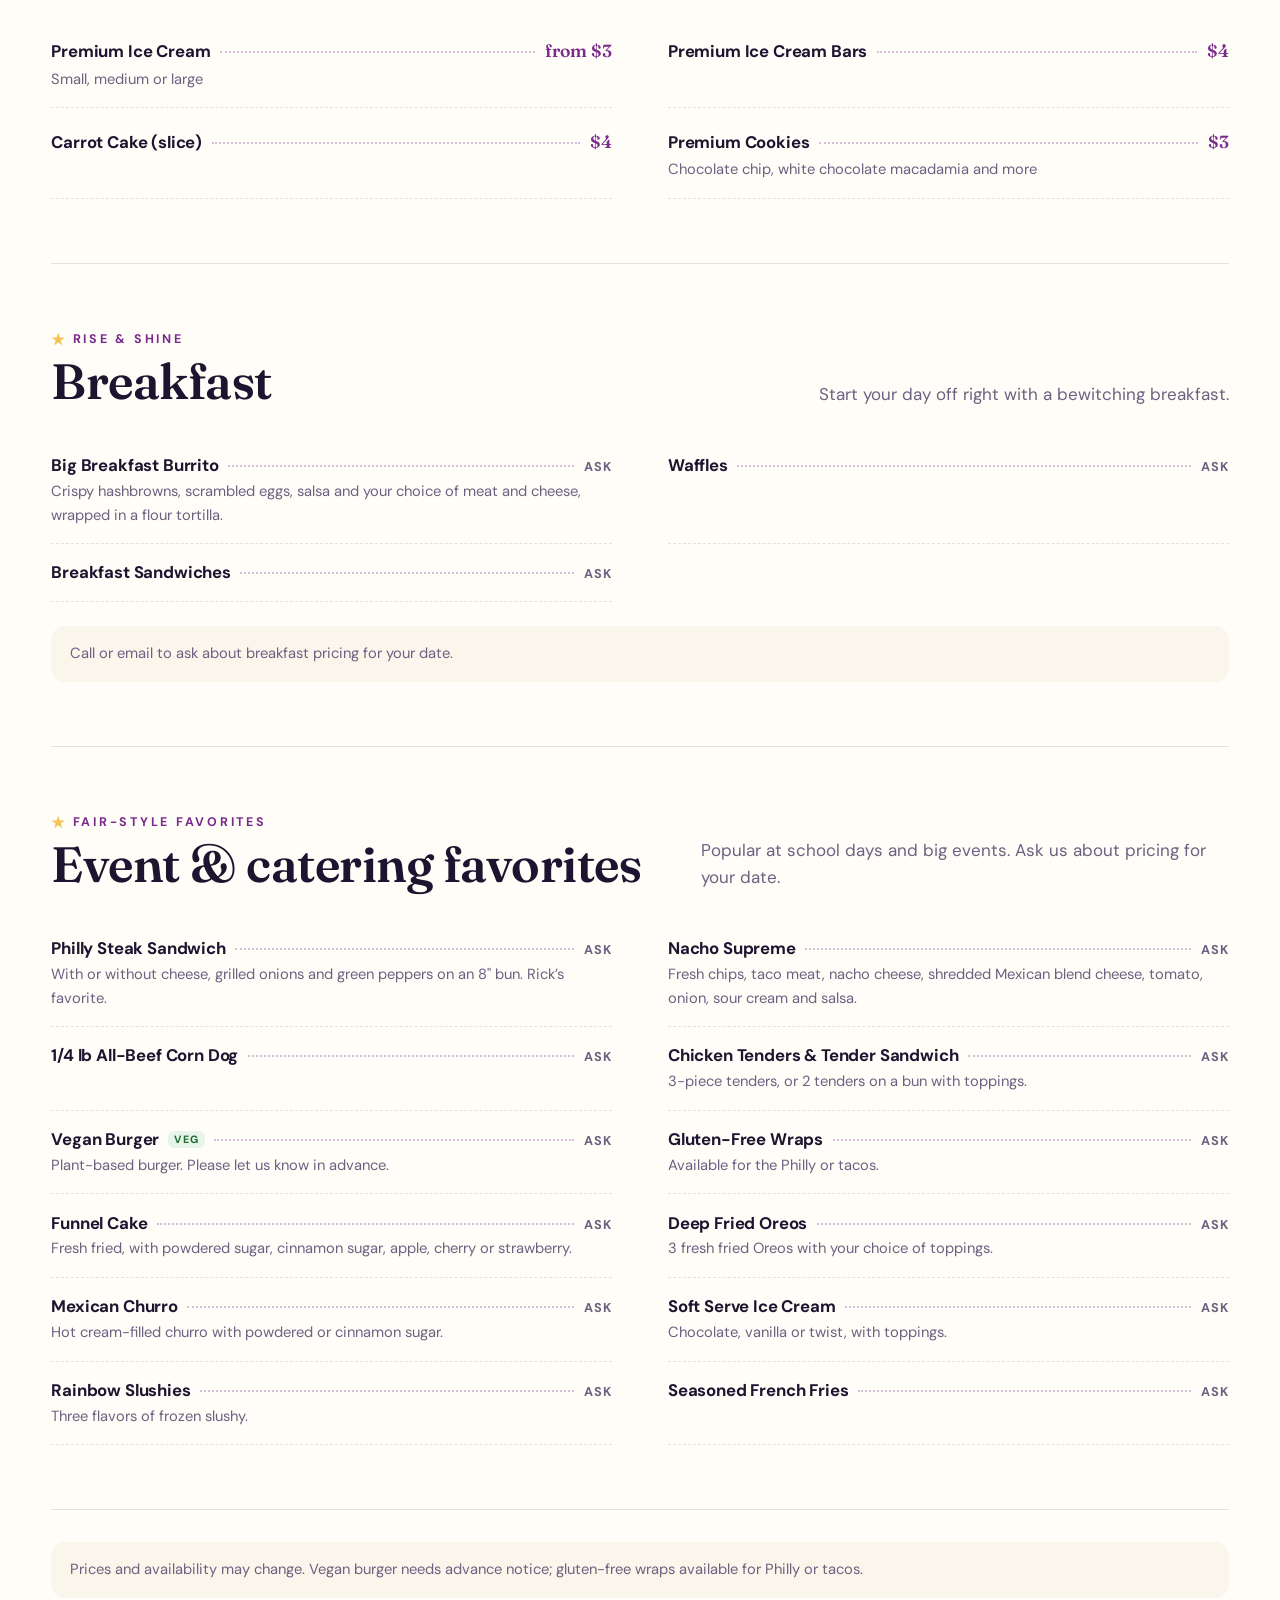
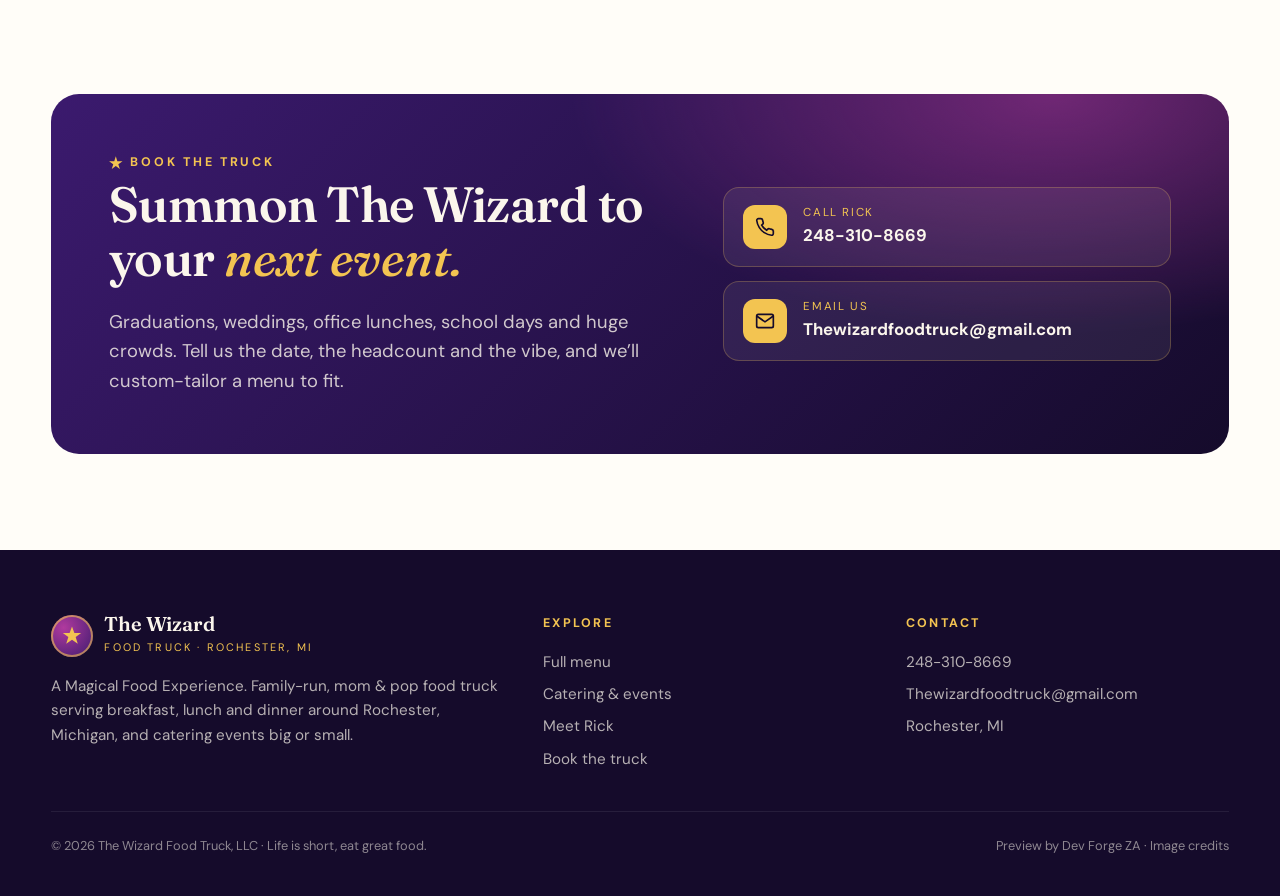
<file: menu.html>
<!doctype html>
<html lang="en"><head>
<meta charset="utf-8"><meta name="viewport" content="width=device-width,initial-scale=1">
<title>Menu | The Wizard Food Truck, Rochester MI</title>
<meta name="description" content="The Wizard Food Truck menu: spaghetti, fettuccine Alfredo, tacos, loaded nachos, The Wizard Sandwich, paninis, burgers, wings, sides, drinks and desserts.">
<meta property="og:title" content="Menu | The Wizard Food Truck, Rochester MI"><meta property="og:description" content="The Wizard Food Truck menu: spaghetti, fettuccine Alfredo, tacos, loaded nachos, The Wizard Sandwich, paninis, burgers, wings, sides, drinks and desserts.">
<meta property="og:image" content="images/truck-side.jpg"><meta name="theme-color" content="#150b2b">
<link rel="preconnect" href="https://fonts.googleapis.com"><link rel="preconnect" href="https://fonts.gstatic.com" crossorigin>
<link href="https://fonts.googleapis.com/css2?family=DM+Sans:wght@400;500;700;800&family=Fraunces:ital,opsz,wght@0,9..144,500;0,9..144,600;1,9..144,500&display=swap" rel="stylesheet">
<link rel="stylesheet" href="styles.css">
<link rel="icon" href="data:image/svg+xml,%3Csvg xmlns='http://www.w3.org/2000/svg' viewBox='0 0 24 24'%3E%3Cpath fill='%23f3c451' d='M12 1.5l2.6 7.1H22l-6 4.5 2.3 7.4L12 16l-6.3 4.5L8 13.1 2 8.6h7.4z'/%3E%3C/svg%3E">
</head><body>
<header class="nav"><div class="wrap">
  <a class="brand" href="index.html" aria-label="The Wizard Food Truck home"><span class="brand-mark"><svg viewBox="0 0 24 24" aria-hidden="true"><path d="M12 1.5l2.6 7.1H22l-6 4.5 2.3 7.4L12 16l-6.3 4.5L8 13.1 2 8.6h7.4z"/></svg></span><span><b>The Wizard</b><small>Food Truck · Rochester, MI</small></span></a>
  <button class="menu-toggle" aria-label="Open menu" aria-expanded="false" onclick="var u=document.getElementById('nl');u.classList.toggle('open');this.setAttribute('aria-expanded',u.classList.contains('open'))">&#9776;</button>
  <ul id="nl"><li><a href="index.html">Home</a></li><li><a href="menu.html" aria-current="page">Menu</a></li><li><a href="catering.html">Catering</a></li><li><a href="index.html#rick">Meet Rick</a></li><li><a class="btn btn-gold" href="catering.html#book">Book the Truck</a></li></ul>
</div></header>

<main>
<section class="hero page-hero" style="padding:0"><div class="wrap">
  <div><span class="eyebrow">The Wizard Food Truck Menu</span><h1>Casting a <em>wide spell.</em></h1>
  <p class="lead">A food truck that draws in a myriad of mouthwatering cuisines to tantalize your taste buds: pasta, tacos, sandwiches, BBQ, burgers and sweet treats.</p>
  <div class="ctas" style="display:flex;gap:.9rem;flex-wrap:wrap;margin-top:1.6rem"><a class="btn btn-gold" href="catering.html#book">Book the Truck</a><a class="btn btn-ghost" href="tel:+12483108669"><svg viewBox="0 0 24 24" fill="none" stroke="currentColor" stroke-width="2" aria-hidden="true"><path d="M22 16.9v3a2 2 0 0 1-2.2 2 19.8 19.8 0 0 1-8.6-3.1 19.5 19.5 0 0 1-6-6A19.8 19.8 0 0 1 2.1 4.2 2 2 0 0 1 4.1 2h3a2 2 0 0 1 2 1.7c.1.9.4 1.8.7 2.7a2 2 0 0 1-.5 2.1L8 9.8a16 16 0 0 0 6 6l1.3-1.3a2 2 0 0 1 2.1-.4c.9.3 1.8.6 2.7.7a2 2 0 0 1 1.7 2z"/></svg> Call 248-310-8669</a></div></div>
  <div class="hero-photo"><div class="frame"><img src="images/nachos.jpg" alt="Loaded cheesy nachos with toppings" width="1200" height="800"></div></div>
</div></section>
<nav class="menu-nav" aria-label="Menu sections"><div class="wrap"><a href="#lunch">Lunch &amp; Dinner</a><a href="#sides">Sides</a><a href="#drinks">Drinks</a><a href="#dessert">Dessert</a><a href="#breakfast">Breakfast</a><a href="#events">Event favorites</a></div></nav>
<div class="wrap">
<div class="menu-block" id="lunch"><header><div><span class="eyebrow">Lunch &amp; dinner</span><h2>Mains &amp; handhelds</h2></div><p>Pasta, tacos, sandwiches, BBQ, burgers and more.</p></header><div class="items"><div class="item"><div class="row"><h3>Spaghetti</h3><span class="dots"></span><span class="price">$10</span></div><p class="opt">Add meatballs +$3</p></div><div class="item"><div class="row"><h3>Fettuccine Alfredo</h3><span class="dots"></span><span class="price">$11</span></div><p class="opt">Add chicken +$3 &middot; shrimp +$4</p></div><div class="item"><div class="row"><h3>Tacos</h3><span class="dots"></span><span class="price">$6.50</span></div><p class="opt">Chicken, steak or hamburger</p></div><div class="item"><div class="row"><h3>Vegetarian Taco <span class="tagv">Veg</span></h3><span class="dots"></span><span class="price">$6.50</span></div><p>Vegetarian taco meat, refried beans, lettuce, fresh salsa, grilled onions and peppers, and guacamole.</p></div><div class="item"><div class="row"><h3>Taco Meal <span class="tagv">Veg</span></h3><span class="dots"></span><span class="price">$8.50</span></div><p>Vegetarian taco meat, refried beans and Mexican rice.</p></div><div class="item"><div class="row"><h3>Taco Salad Bowl</h3><span class="dots"></span><span class="price">$7 / $8 / $9</span></div><p>Crisp flour tortilla, refried beans, lettuce, fresh salsa, grilled onions &amp; peppers, cheese, sour cream and guacamole.</p><p class="opt">Vegan meat $7 &middot; chicken $8 &middot; steak $9</p></div><div class="item"><div class="row"><h3>Cheesy Nachos</h3><span class="dots"></span><span class="price">$6.50</span></div><p>Tortilla chips smothered in hot sharp nacho cheese, topped with jalape&ntilde;os.</p></div><div class="item"><div class="row"><h3>Loaded Cheesy Nachos</h3><span class="dots"></span><span class="price">$7.75</span></div><p>Tortilla chips loaded with cheese sauce, ground beef or chicken, sour cream, guacamole, fresh salsa and jalape&ntilde;os.</p></div><div class="item"><div class="row"><h3>The Wizard Sandwich</h3><span class="dots"></span><span class="price">$11</span></div><p>Seven meats (customer&rsquo;s choice), two cheeses and toppings.</p></div><div class="item"><div class="row"><h3>Grilled Panini Sandwiches</h3><span class="dots"></span><span class="price">$9</span></div><p class="opt">Bread: white, whole wheat, rye and more</p></div><div class="item"><div class="row"><h3>Corned Beef Sandwich</h3><span class="dots"></span><span class="price">$10</span></div><p>Cheese, sauerkraut, Thousand Island dressing.</p></div><div class="item"><div class="row"><h3>BBQ Sandwiches</h3><span class="dots"></span><span class="price">$9</span></div><p class="opt">Beef, pork or chicken</p></div><div class="item"><div class="row"><h3>Prime Angus Beef Hamburger (1/2 lb)</h3><span class="dots"></span><span class="price">$11</span></div><p>Your choice of toppings on our premium pretzel bun.</p></div><div class="item"><div class="row"><h3>Chicken Wings</h3><span class="dots"></span><span class="price">$7.25</span></div><p>Oven baked, 6 wing pieces.</p><p class="opt">Sauces: Wizard Sauce, BBQ, hot sauce and more</p></div><div class="item"><div class="row"><h3>Fried Chicken</h3><span class="dots"></span><span class="price">$7</span></div><p>2 pieces of chicken and french fries.</p></div><div class="item"><div class="row"><h3>Chicken Breast (Half), Leg &amp; Thigh</h3><span class="dots"></span><span class="price">$11</span></div><p>Comes with fries.</p></div><div class="item"><div class="row"><h3>Chicken Pot Pie</h3><span class="dots"></span><span class="price">$7.25</span></div></div><div class="item"><div class="row"><h3>Smoked Turkey Leg</h3><span class="dots"></span><span class="price">$11</span></div></div><div class="item"><div class="row"><h3>Personal Pizza (Cheese)</h3><span class="dots"></span><span class="price">$7.50</span></div></div><div class="item"><div class="row"><h3>Hot Dog</h3><span class="dots"></span><span class="price">$3.50</span></div><p class="opt">Add chili +$1</p></div><div class="item"><div class="row"><h3>Chili</h3><span class="dots"></span><span class="price">$5</span></div></div><div class="item"><div class="row"><h3>Pretzels</h3><span class="dots"></span><span class="price">$3.25</span></div><p class="opt">Add cheese +$0.75</p></div></div></div>
<div class="menu-block" id="sides"><header><div><span class="eyebrow">All of the sides</span><h2>Sides</h2></div><p>Round out the plate.</p></header><div class="items"><div class="item"><div class="row"><h3>Seasoned Curly Fries</h3><span class="dots"></span><span class="price">$3</span></div></div><div class="item"><div class="row"><h3>Chips and Salsa</h3><span class="dots"></span><span class="price">$2.50</span></div></div><div class="item"><div class="row"><h3>Potato Chips</h3><span class="dots"></span><span class="price">$1.50</span></div></div><div class="item"><div class="row"><h3>Potato Salad</h3><span class="dots"></span><span class="price">$3</span></div></div><div class="item"><div class="row"><h3>Macaroni Salad</h3><span class="dots"></span><span class="price">$2</span></div></div><div class="item"><div class="row"><h3>Guacamole</h3><span class="dots"></span><span class="price">$2</span></div></div><div class="item"><div class="row"><h3>Sour Cream</h3><span class="dots"></span><span class="price">$0.50</span></div></div><div class="item"><div class="row"><h3>Nacho Cheese</h3><span class="dots"></span><span class="price">$0.50</span></div></div></div></div>
<div class="menu-block" id="drinks"><header><div><span class="eyebrow">Come and quench your thirst</span><h2>Drinks</h2></div><p>Ice cold drinks and fresh hot coffee.</p></header><div class="items"><div class="item"><div class="row"><h3>Soda</h3><span class="dots"></span><span class="price">$2</span></div><p>Variety of flavors, several sizes</p></div><div class="item"><div class="row"><h3>Slushy (16 oz)</h3><span class="dots"></span><span class="price">$5</span></div><p>Wild cherry and more flavors</p></div><div class="item"><div class="row"><h3>Berry Smoothie</h3><span class="dots"></span><span class="price">$7</span></div></div><div class="item"><div class="row"><h3>Iced Coffee (16 oz)</h3><span class="dots"></span><span class="price">$4</span></div></div><div class="item"><div class="row"><h3>Hot Brewed Coffee (16 oz)</h3><span class="dots"></span><span class="price">$2.50</span></div></div><div class="item"><div class="row"><h3>Cappuccino (16 oz)</h3><span class="dots"></span><span class="price">$4.50</span></div><p>French vanilla or mocha</p></div><div class="item"><div class="row"><h3>Bottled Water</h3><span class="dots"></span><span class="price">$3</span></div></div></div></div>
<div class="menu-block" id="dessert"><header><div><span class="eyebrow">Don&rsquo;t forget a treat</span><h2>Dessert</h2></div><p>Something sweet for the road.</p></header><div class="items"><div class="item"><div class="row"><h3>Premium Ice Cream</h3><span class="dots"></span><span class="price">from $3</span></div><p>Small, medium or large</p></div><div class="item"><div class="row"><h3>Premium Ice Cream Bars</h3><span class="dots"></span><span class="price">$4</span></div></div><div class="item"><div class="row"><h3>Carrot Cake (slice)</h3><span class="dots"></span><span class="price">$4</span></div></div><div class="item"><div class="row"><h3>Premium Cookies</h3><span class="dots"></span><span class="price">$3</span></div><p>Chocolate chip, white chocolate macadamia and more</p></div></div></div>
<div class="menu-block" id="breakfast"><header><div><span class="eyebrow">Rise &amp; shine</span><h2>Breakfast</h2></div><p>Start your day off right with a bewitching breakfast.</p></header>
<div class="items"><div class="item"><div class="row"><h3>Big Breakfast Burrito</h3><span class="dots"></span><span class="price ask">Ask</span></div><p>Crispy hashbrowns, scrambled eggs, salsa and your choice of meat and cheese, wrapped in a flour tortilla.</p></div><div class="item"><div class="row"><h3>Waffles</h3><span class="dots"></span><span class="price ask">Ask</span></div></div><div class="item"><div class="row"><h3>Breakfast Sandwiches</h3><span class="dots"></span><span class="price ask">Ask</span></div></div></div>
<p class="note">Call or email to ask about breakfast pricing for your date.</p></div>
<div class="menu-block" id="events"><header><div><span class="eyebrow">Fair-style favorites</span><h2>Event &amp; catering favorites</h2></div><p>Popular at school days and big events. Ask us about pricing for your date.</p></header><div class="items"><div class="item"><div class="row"><h3>Philly Steak Sandwich</h3><span class="dots"></span><span class="price ask">Ask</span></div><p>With or without cheese, grilled onions and green peppers on an 8&quot; bun. Rick&rsquo;s favorite.</p></div><div class="item"><div class="row"><h3>Nacho Supreme</h3><span class="dots"></span><span class="price ask">Ask</span></div><p>Fresh chips, taco meat, nacho cheese, shredded Mexican blend cheese, tomato, onion, sour cream and salsa.</p></div><div class="item"><div class="row"><h3>1/4 lb All-Beef Corn Dog</h3><span class="dots"></span><span class="price ask">Ask</span></div></div><div class="item"><div class="row"><h3>Chicken Tenders &amp; Tender Sandwich</h3><span class="dots"></span><span class="price ask">Ask</span></div><p>3-piece tenders, or 2 tenders on a bun with toppings.</p></div><div class="item"><div class="row"><h3>Vegan Burger <span class="tagv">Veg</span></h3><span class="dots"></span><span class="price ask">Ask</span></div><p>Plant-based burger. Please let us know in advance.</p></div><div class="item"><div class="row"><h3>Gluten-Free Wraps</h3><span class="dots"></span><span class="price ask">Ask</span></div><p>Available for the Philly or tacos.</p></div><div class="item"><div class="row"><h3>Funnel Cake</h3><span class="dots"></span><span class="price ask">Ask</span></div><p>Fresh fried, with powdered sugar, cinnamon sugar, apple, cherry or strawberry.</p></div><div class="item"><div class="row"><h3>Deep Fried Oreos</h3><span class="dots"></span><span class="price ask">Ask</span></div><p>3 fresh fried Oreos with your choice of toppings.</p></div><div class="item"><div class="row"><h3>Mexican Churro</h3><span class="dots"></span><span class="price ask">Ask</span></div><p>Hot cream-filled churro with powdered or cinnamon sugar.</p></div><div class="item"><div class="row"><h3>Soft Serve Ice Cream</h3><span class="dots"></span><span class="price ask">Ask</span></div><p>Chocolate, vanilla or twist, with toppings.</p></div><div class="item"><div class="row"><h3>Rainbow Slushies</h3><span class="dots"></span><span class="price ask">Ask</span></div><p>Three flavors of frozen slushy.</p></div><div class="item"><div class="row"><h3>Seasoned French Fries</h3><span class="dots"></span><span class="price ask">Ask</span></div></div></div></div>
<p class="note" style="margin:2rem 0 0">Prices and availability may change. Vegan burger needs advance notice; gluten-free wraps available for Philly or tacos.</p>
</div>

<section><div class="wrap"><div class="cta-band">
  <div><span class="eyebrow">Book the truck</span><h2>Summon The Wizard to your <em>next event.</em></h2>
  <p class="lead">Graduations, weddings, office lunches, school days and huge crowds. Tell us the date, the headcount and the vibe, and we&rsquo;ll custom-tailor a menu to fit.</p></div>
  <div class="contact-cards">
    <a class="cc" href="tel:+12483108669"><span class="ico"><svg viewBox="0 0 24 24" fill="none" stroke="currentColor" stroke-width="2" aria-hidden="true"><path d="M22 16.9v3a2 2 0 0 1-2.2 2 19.8 19.8 0 0 1-8.6-3.1 19.5 19.5 0 0 1-6-6A19.8 19.8 0 0 1 2.1 4.2 2 2 0 0 1 4.1 2h3a2 2 0 0 1 2 1.7c.1.9.4 1.8.7 2.7a2 2 0 0 1-.5 2.1L8 9.8a16 16 0 0 0 6 6l1.3-1.3a2 2 0 0 1 2.1-.4c.9.3 1.8.6 2.7.7a2 2 0 0 1 1.7 2z"/></svg></span><span><small>Call Rick</small><b>248-310-8669</b></span></a>
    <a class="cc" href="mailto:Thewizardfoodtruck@gmail.com?subject=Booking%20The%20Wizard%20Food%20Truck"><span class="ico"><svg viewBox="0 0 24 24" fill="none" stroke="currentColor" stroke-width="2" aria-hidden="true"><rect x="2" y="4" width="20" height="16" rx="2"/><path d="m22 6-10 7L2 6"/></svg></span><span><small>Email us</small><b>Thewizardfoodtruck@gmail.com</b></span></a>
  </div>
</div></div></section>

</main>
<footer><div class="wrap">
  <div class="grid">
    <div><a class="brand" href="index.html"><span class="brand-mark"><svg viewBox="0 0 24 24" aria-hidden="true"><path d="M12 1.5l2.6 7.1H22l-6 4.5 2.3 7.4L12 16l-6.3 4.5L8 13.1 2 8.6h7.4z"/></svg></span><span><b>The Wizard</b><small>Food Truck · Rochester, MI</small></span></a>
      <p>A Magical Food Experience. Family-run, mom &amp; pop food truck serving breakfast, lunch and dinner around Rochester, Michigan, and catering events big or small.</p></div>
    <div><h4>Explore</h4><ul><li><a href="menu.html">Full menu</a></li><li><a href="catering.html">Catering &amp; events</a></li><li><a href="index.html#rick">Meet Rick</a></li><li><a href="catering.html#book">Book the truck</a></li></ul></div>
    <div><h4>Contact</h4><ul><li><a href="tel:+12483108669">248-310-8669</a></li><li><a href="mailto:Thewizardfoodtruck@gmail.com">Thewizardfoodtruck@gmail.com</a></li><li>Rochester, MI</li></ul></div>
  </div>
  <div class="legal"><span>&copy; 2026 The Wizard Food Truck, LLC &middot; Life is short, eat great food.</span><span>Preview by Dev Forge ZA &middot; <a href="SOURCES.txt">Image credits</a></span></div>
</div></footer>
<nav class="callbar" aria-label="Quick contact"><a href="tel:+12483108669"><svg viewBox="0 0 24 24" fill="none" stroke="currentColor" stroke-width="2" aria-hidden="true"><path d="M22 16.9v3a2 2 0 0 1-2.2 2 19.8 19.8 0 0 1-8.6-3.1 19.5 19.5 0 0 1-6-6A19.8 19.8 0 0 1 2.1 4.2 2 2 0 0 1 4.1 2h3a2 2 0 0 1 2 1.7c.1.9.4 1.8.7 2.7a2 2 0 0 1-.5 2.1L8 9.8a16 16 0 0 0 6 6l1.3-1.3a2 2 0 0 1 2.1-.4c.9.3 1.8.6 2.7.7a2 2 0 0 1 1.7 2z"/></svg> Call Rick</a><a href="catering.html#book"><svg fill="currentColor" viewBox="0 0 24 24" aria-hidden="true"><path d="M12 1.5l2.6 7.1H22l-6 4.5 2.3 7.4L12 16l-6.3 4.5L8 13.1 2 8.6h7.4z"/></svg> Book the Truck</a></nav>
</body></html>
</file>
<file: styles.css>
:root{
  --night:#150b2b; --night-2:#21113f; --violet:#3b1a6e; --plum:#7a2a8c; --magenta:#b03a9e;
  --gold:#f3c451; --gold-2:#ffdf8a; --cream:#fbf6ec; --paper:#fffdf8; --ink:#1d1430; --muted:#6b6180;
  --line:rgba(29,20,48,.12); --radius:18px;
  --display:"Fraunces",Georgia,serif; --body:"DM Sans",system-ui,-apple-system,Segoe UI,Roboto,sans-serif;
  --shadow:0 18px 50px -20px rgba(21,11,43,.45);
}
*{box-sizing:border-box;margin:0;padding:0}
html{scroll-behavior:smooth}
body{font-family:var(--body);color:var(--ink);background:var(--paper);line-height:1.6;font-size:17px;-webkit-font-smoothing:antialiased}
img{max-width:100%;display:block}
a{color:inherit}
.wrap{width:min(1180px,92vw);margin-inline:auto}
.eyebrow{font-size:.78rem;letter-spacing:.22em;text-transform:uppercase;font-weight:700;color:var(--plum);display:inline-flex;align-items:center;gap:.6em}
.eyebrow::before{content:"";width:14px;height:14px;background:var(--gold);clip-path:polygon(50% 0,61% 35%,98% 35%,68% 57%,79% 91%,50% 70%,21% 91%,32% 57%,2% 35%,39% 35%)}
.dark .eyebrow{color:var(--gold)}
h1,h2,h3{font-family:var(--display);font-weight:600;line-height:1.08;letter-spacing:-.01em}
h2{font-size:clamp(2rem,4.2vw,3.1rem);margin:.35em 0 .45em}
h2 em,h1 em{font-style:italic;color:var(--gold);font-weight:500}
.light h2 em{color:var(--plum)}
p.lead{font-size:1.15rem;color:var(--muted);max-width:60ch}
.dark p.lead{color:rgba(251,246,236,.78)}

/* buttons */
.btn{display:inline-flex;align-items:center;gap:.55em;padding:.95em 1.5em;border-radius:999px;font-weight:700;text-decoration:none;font-size:.98rem;transition:transform .2s,box-shadow .2s,background .2s;border:2px solid transparent;cursor:pointer}
.btn:hover{transform:translateY(-2px)}
.btn-gold{background:linear-gradient(135deg,var(--gold-2),var(--gold));color:var(--night);box-shadow:0 10px 30px -10px rgba(243,196,81,.7)}
.btn-ghost{border-color:rgba(251,246,236,.45);color:var(--cream)}
.btn-ghost:hover{background:rgba(251,246,236,.1)}
.btn-plum{background:var(--plum);color:#fff}
.btn-outline{border-color:var(--plum);color:var(--plum)}
.btn svg{width:18px;height:18px}

/* nav */
.nav{position:sticky;top:0;z-index:50;background:rgba(21,11,43,.92);backdrop-filter:blur(12px);border-bottom:1px solid rgba(243,196,81,.18)}
.nav .wrap{display:flex;align-items:center;justify-content:space-between;height:74px;gap:1rem}
.brand{display:flex;align-items:center;gap:.7rem;text-decoration:none;color:var(--cream)}
.brand-mark{width:42px;height:42px;border-radius:50%;background:radial-gradient(circle at 30% 30%,var(--magenta),var(--violet));display:grid;place-items:center;box-shadow:inset 0 0 0 2px rgba(243,196,81,.6)}
.brand-mark svg{width:22px;height:22px;fill:var(--gold)}
.brand b{font-family:var(--display);font-size:1.25rem;font-weight:600;display:block;line-height:1}
.brand small{font-size:.68rem;letter-spacing:.2em;text-transform:uppercase;color:var(--gold)}
.nav ul{display:flex;list-style:none;gap:1.8rem;align-items:center}
.nav ul a{color:rgba(251,246,236,.82);text-decoration:none;font-weight:500;font-size:.95rem}
.nav ul a:hover,.nav ul a[aria-current]{color:var(--gold)}
.nav .btn{padding:.7em 1.2em}
.menu-toggle{display:none;background:none;border:0;color:var(--cream);font-size:1.6rem;cursor:pointer}

/* hero */
.hero{position:relative;background:var(--night);color:var(--cream);overflow:hidden}
.hero::before{content:"";position:absolute;inset:0;background:
 radial-gradient(1.5px 1.5px at 12% 22%,#fff8 50%,transparent 51%),radial-gradient(1px 1px at 32% 70%,#fff7 50%,transparent 51%),
 radial-gradient(1.5px 1.5px at 48% 14%,#ffe9a8 50%,transparent 51%),radial-gradient(1px 1px at 8% 82%,#fff6 50%,transparent 51%),
 radial-gradient(1.5px 1.5px at 40% 44%,#fff5 50%,transparent 51%),radial-gradient(1px 1px at 22% 50%,#ffe9a8 50%,transparent 51%),
 radial-gradient(900px 500px at 0% 100%,rgba(176,58,158,.35),transparent 60%),radial-gradient(700px 500px at 45% -10%,rgba(59,26,110,.9),transparent 70%)}
.hero .wrap{position:relative;display:grid;grid-template-columns:1.05fr 1fr;gap:3.5rem;align-items:center;padding:5.5rem 0 6rem}
.hero h1{font-size:clamp(2.6rem,5.8vw,4.6rem);margin:.4em 0 .35em}
.hero p.lead{margin-bottom:2rem}
.hero .ctas{display:flex;flex-wrap:wrap;gap:.9rem}
.hero-photo{position:relative}
.hero-photo .frame{border-radius:26px;overflow:hidden;box-shadow:0 40px 80px -30px rgba(0,0,0,.7),0 0 0 1px rgba(243,196,81,.35);transform:rotate(1.5deg)}
.hero-photo img{aspect-ratio:4/3;object-fit:cover;width:100%}
.hero-photo .tag{position:absolute;left:-22px;bottom:-22px;background:var(--cream);color:var(--ink);padding:1rem 1.2rem;border-radius:16px;box-shadow:var(--shadow);transform:rotate(-3deg);max-width:230px}
.hero-photo .tag b{font-family:var(--display);font-size:1.15rem;display:block;font-style:italic;color:var(--plum)}
.hero-photo .tag span{font-size:.82rem;color:var(--muted)}
.hero-photo .spark{position:absolute;right:-14px;top:-18px;width:64px;height:64px;fill:var(--gold);filter:drop-shadow(0 0 14px rgba(243,196,81,.7));animation:twinkle 3.5s ease-in-out infinite}
@keyframes twinkle{50%{transform:scale(.82) rotate(18deg);opacity:.75}}
.page-hero .wrap{grid-template-columns:1.1fr 1fr;padding:4.5rem 0 4rem;text-align:left}
.page-hero h1{font-size:clamp(2.4rem,5vw,3.8rem)}

/* stat strip */
.stats{background:linear-gradient(90deg,var(--violet),var(--plum));color:var(--cream)}
.stats .wrap{display:grid;grid-template-columns:repeat(4,1fr)}
.stat{padding:1.7rem 1rem;text-align:center;border-right:1px solid rgba(255,255,255,.14)}
.stat:last-child{border-right:0}
.stat b{font-family:var(--display);font-size:2.1rem;color:var(--gold);display:block;line-height:1.1}
.stat span{font-size:.86rem;letter-spacing:.04em;opacity:.88}

section{padding:6rem 0}
.section-head{max-width:720px;margin-bottom:3rem}
.center{text-align:center;margin-inline:auto}
.center p.lead{margin-inline:auto}
.dark{background:var(--night);color:var(--cream)}
.cream{background:var(--cream)}

/* signature dishes */
.dishes{display:grid;grid-template-columns:repeat(3,1fr);gap:1.6rem}
.dish{background:#fff;border-radius:var(--radius);overflow:hidden;box-shadow:0 1px 0 var(--line),0 20px 40px -28px rgba(21,11,43,.35);display:flex;flex-direction:column;transition:transform .25s}
.dish:hover{transform:translateY(-4px)}
.dish img{aspect-ratio:4/3;object-fit:cover;width:100%}
.dish .body{padding:1.3rem 1.4rem 1.5rem;display:flex;flex-direction:column;gap:.35rem;flex:1}
.dish .row{display:flex;justify-content:space-between;align-items:baseline;gap:1rem}
.dish h3{font-size:1.35rem}
.price{font-family:var(--display);font-weight:600;color:var(--plum);font-size:1.25rem;white-space:nowrap}
.dish p{color:var(--muted);font-size:.95rem}
.dish.feature{grid-column:span 2;flex-direction:row}
.dish.feature img{width:52%;aspect-ratio:auto;height:100%}
.dish.feature .body{justify-content:center;padding:2.2rem}
.dish.feature h3{font-size:2rem}
.badge{align-self:flex-start;font-size:.7rem;letter-spacing:.16em;text-transform:uppercase;font-weight:700;background:var(--night);color:var(--gold);padding:.35em .8em;border-radius:999px}
.more-link{margin-top:2.6rem;display:flex;justify-content:center;gap:1rem;flex-wrap:wrap}

/* dietary / all-day */
.spells{display:grid;grid-template-columns:repeat(4,1fr);gap:1.2rem}
.spell{border:1px solid rgba(243,196,81,.22);border-radius:var(--radius);padding:1.8rem 1.5rem;background:linear-gradient(180deg,rgba(255,255,255,.04),transparent)}
.spell .ico{width:48px;height:48px;border-radius:14px;display:grid;place-items:center;background:rgba(243,196,81,.12);margin-bottom:1rem}
.spell .ico svg{width:24px;height:24px;stroke:var(--gold);fill:none;stroke-width:1.8}
.spell h3{font-size:1.3rem;margin-bottom:.4rem}
.spell p{color:rgba(251,246,236,.72);font-size:.95rem}

/* catering */
.split{display:grid;grid-template-columns:1fr 1fr;gap:4rem;align-items:center}
.split .photo{border-radius:24px;overflow:hidden;box-shadow:var(--shadow)}
.split .photo img{aspect-ratio:4/3.2;object-fit:cover;width:100%}
.occasions{display:grid;grid-template-columns:1fr 1fr;gap:.8rem;margin:1.6rem 0 2rem;list-style:none}
.occasions li{display:flex;gap:.7rem;align-items:center;font-weight:600;background:#fff;border:1px solid var(--line);border-radius:14px;padding:.85rem 1rem}
.occasions li::before{content:"";flex:none;width:12px;height:12px;background:var(--gold);clip-path:polygon(50% 0,61% 35%,98% 35%,68% 57%,79% 91%,50% 70%,21% 91%,32% 57%,2% 35%,39% 35%)}

/* events ledger */
.ledger{display:grid;grid-template-columns:repeat(3,1fr);gap:1rem}
.ev{background:#fff;border:1px solid var(--line);border-radius:16px;padding:1.3rem 1.4rem}
.ev small{font-size:.72rem;letter-spacing:.14em;text-transform:uppercase;color:var(--plum);font-weight:700}
.ev b{display:block;font-family:var(--display);font-size:1.2rem;margin:.2rem 0}
.ev span{color:var(--muted);font-size:.9rem}

/* meet rick */
.rick{display:grid;grid-template-columns:.9fr 1.1fr;gap:4rem;align-items:center}
.quote{font-family:var(--display);font-size:clamp(1.6rem,3vw,2.3rem);font-style:italic;line-height:1.25;color:var(--cream)}
.quote::before{content:"\201C";color:var(--gold);font-size:1.4em;line-height:0;vertical-align:-.35em;margin-right:.08em}
.quote-by{margin-top:1rem;color:var(--gold);font-weight:700;letter-spacing:.08em;text-transform:uppercase;font-size:.85rem}
.qa{display:grid;gap:1rem}
.qa div{border-left:3px solid var(--gold);padding:.3rem 0 .3rem 1.2rem}
.qa dt{font-size:.8rem;text-transform:uppercase;letter-spacing:.14em;color:rgba(251,246,236,.6);font-weight:700}
.qa dd{font-size:1.08rem;color:var(--cream);margin-top:.2rem}

/* cta band */
.cta-band{background:radial-gradient(800px 400px at 85% 0%,rgba(176,58,158,.55),transparent 60%),linear-gradient(135deg,var(--violet),var(--night));color:var(--cream);border-radius:28px;padding:3.6rem;display:grid;grid-template-columns:1.3fr 1fr;gap:2rem;align-items:center;position:relative;overflow:hidden}
.cta-band h2{margin-top:0}
.contact-cards{display:grid;gap:.9rem}
.cc{display:flex;gap:1rem;align-items:center;text-decoration:none;background:rgba(255,255,255,.07);border:1px solid rgba(243,196,81,.25);border-radius:16px;padding:1rem 1.2rem;transition:background .2s}
.cc:hover{background:rgba(255,255,255,.13)}
.cc .ico{width:44px;height:44px;border-radius:12px;background:var(--gold);display:grid;place-items:center;flex:none}
.cc .ico svg{width:20px;height:20px;fill:none;stroke:var(--night);stroke-width:2}
.cc small{display:block;font-size:.72rem;letter-spacing:.14em;text-transform:uppercase;color:var(--gold)}
.cc b{font-size:1.05rem;word-break:break-all}

/* full menu page */
.menu-nav{position:sticky;top:74px;z-index:20;background:var(--paper);border-bottom:1px solid var(--line)}
.menu-nav .wrap{display:flex;gap:.5rem;overflow-x:auto;padding:.8rem 0}
.menu-nav a{flex:none;text-decoration:none;font-weight:600;font-size:.9rem;padding:.5em 1em;border-radius:999px;border:1px solid var(--line)}
.menu-nav a:hover{background:var(--night);color:var(--gold)}
.menu-block{padding:4rem 0;border-bottom:1px solid var(--line);scroll-margin-top:140px}
.menu-block header{display:flex;justify-content:space-between;align-items:end;gap:2rem;margin-bottom:2rem;flex-wrap:wrap}
.menu-block h2{margin:0}
.menu-block header p{color:var(--muted);max-width:44ch}
.items{display:grid;grid-template-columns:1fr 1fr;gap:.2rem 3.5rem}
.item{padding:1rem 0;border-bottom:1px dashed var(--line)}
.item .row{display:flex;align-items:baseline;gap:.6rem}
.item h3{font-family:var(--body);font-size:1.05rem;font-weight:700}
.item .dots{flex:1;border-bottom:2px dotted rgba(122,42,140,.3);transform:translateY(-4px)}
.item .price{font-size:1.1rem}
.item p{color:var(--muted);font-size:.92rem;margin-top:.15rem}
.item .opt{font-size:.82rem;color:var(--plum);font-weight:600;margin-top:.25rem}
.tagv{font-size:.66rem;font-weight:800;letter-spacing:.1em;text-transform:uppercase;background:#e7f5e9;color:#1f6b33;padding:.2em .55em;border-radius:6px;margin-left:.3rem;vertical-align:2px}
.note{background:var(--cream);border-radius:14px;padding:1rem 1.2rem;color:var(--muted);font-size:.92rem;margin-top:1.5rem}

/* form */
.form{background:#fff;border-radius:22px;padding:2.2rem;box-shadow:var(--shadow);display:grid;gap:1rem}
.form .two{display:grid;grid-template-columns:1fr 1fr;gap:1rem}
.form label{font-size:.82rem;font-weight:700;display:grid;gap:.35rem;color:var(--ink)}
.form input,.form select,.form textarea{font:inherit;font-weight:400;padding:.8em 1em;border:1.5px solid var(--line);border-radius:12px;background:var(--paper)}
.form input:focus,.form select:focus,.form textarea:focus{outline:none;border-color:var(--plum)}
.form small{color:var(--muted);font-weight:400}

/* footer */
footer{background:var(--night);color:rgba(251,246,236,.7);padding:4rem 0 2.5rem;font-size:.95rem}
footer .grid{display:grid;grid-template-columns:1.4fr 1fr 1fr;gap:2.5rem;margin-bottom:2.5rem}
footer h4{color:var(--gold);font-size:.78rem;letter-spacing:.18em;text-transform:uppercase;margin-bottom:1rem}
footer ul{list-style:none;display:grid;gap:.5rem}
footer a{text-decoration:none}footer a:hover{color:var(--gold)}
footer .brand{margin-bottom:1rem}
.legal{border-top:1px solid rgba(255,255,255,.1);padding-top:1.5rem;font-size:.8rem;display:flex;justify-content:space-between;gap:1rem;flex-wrap:wrap;opacity:.75}

/* mobile call bar */
.callbar{display:none}

@media (max-width:980px){
  .hero .wrap,.split,.rick,.cta-band{grid-template-columns:1fr}
  .hero .wrap{padding:3.5rem 0 4.5rem;gap:3rem}
  .dishes{grid-template-columns:1fr 1fr}
  .dish.feature{grid-column:span 2}
  .spells{grid-template-columns:1fr 1fr}
  .ledger{grid-template-columns:1fr 1fr}
  footer .grid{grid-template-columns:1fr 1fr}
}
@media (max-width:760px){
  body{font-size:16px;padding-bottom:70px}
  section{padding:4.2rem 0}
  .nav ul{display:none;position:absolute;top:74px;left:0;right:0;background:var(--night);flex-direction:column;padding:1.2rem 0 1.6rem;gap:1.1rem;border-bottom:1px solid rgba(243,196,81,.2)}
  .nav ul.open{display:flex}
  .menu-toggle{display:block}
  .stats .wrap{grid-template-columns:1fr 1fr}
  .stat:nth-child(2){border-right:0}
  .stat:nth-child(-n+2){border-bottom:1px solid rgba(255,255,255,.14)}
  .dishes,.spells,.ledger,.items,.occasions,.form .two{grid-template-columns:1fr}
  .dish.feature{grid-column:auto;flex-direction:column}
  .dish.feature img{width:100%;aspect-ratio:4/3}
  .dish.feature .body{padding:1.4rem}
  .dish.feature h3{font-size:1.6rem}
  .hero-photo .tag{left:10px;bottom:-26px}
  .cta-band{padding:2.2rem 1.5rem}
  footer .grid{grid-template-columns:1fr}
  .callbar{display:grid;grid-template-columns:1fr 1fr;position:fixed;left:0;right:0;bottom:0;z-index:60;background:var(--night);border-top:1px solid rgba(243,196,81,.3)}
  .callbar a{display:flex;align-items:center;justify-content:center;gap:.5rem;padding:1.05rem .5rem;font-weight:700;text-decoration:none;color:var(--cream)}
  .callbar a:first-child{background:linear-gradient(135deg,var(--gold-2),var(--gold));color:var(--night)}
  .callbar svg{width:18px;height:18px}
  .menu-nav{top:74px}
}
@media (prefers-reduced-motion:reduce){*{animation:none!important;transition:none!important;scroll-behavior:auto!important}}
img{height:auto}
.hero-photo img{height:auto}
.nav ul a.btn,.nav ul a.btn:hover{color:var(--night)}
.hero .eyebrow{color:var(--gold)}
.hero p.lead{color:rgba(251,246,236,.8)}
.cta-band .eyebrow{color:var(--gold)}
.cta-band p.lead{color:rgba(251,246,236,.8)}
button{font:inherit}
.price.ask{font-family:var(--body);font-size:.8rem;font-weight:700;letter-spacing:.08em;text-transform:uppercase;color:var(--muted)}
@media (max-width:760px){
  .hero .wrap{padding:1.4rem 0 3.2rem;gap:1.8rem}
  .hero-photo{order:-1}
  .hero-photo .frame{transform:none;border-radius:20px}
  .hero-photo .spark{width:44px;height:44px;right:-6px;top:-12px}
  .hero-photo .tag{bottom:-18px;padding:.7rem .9rem;max-width:200px}
  .hero-photo .tag b{font-size:1rem}
  .hero h1{margin-top:.5em}
}
@media (max-width:760px){.hero-photo .tag{left:auto;right:10px;bottom:-22px;transform:rotate(-2deg)}}
</file>
